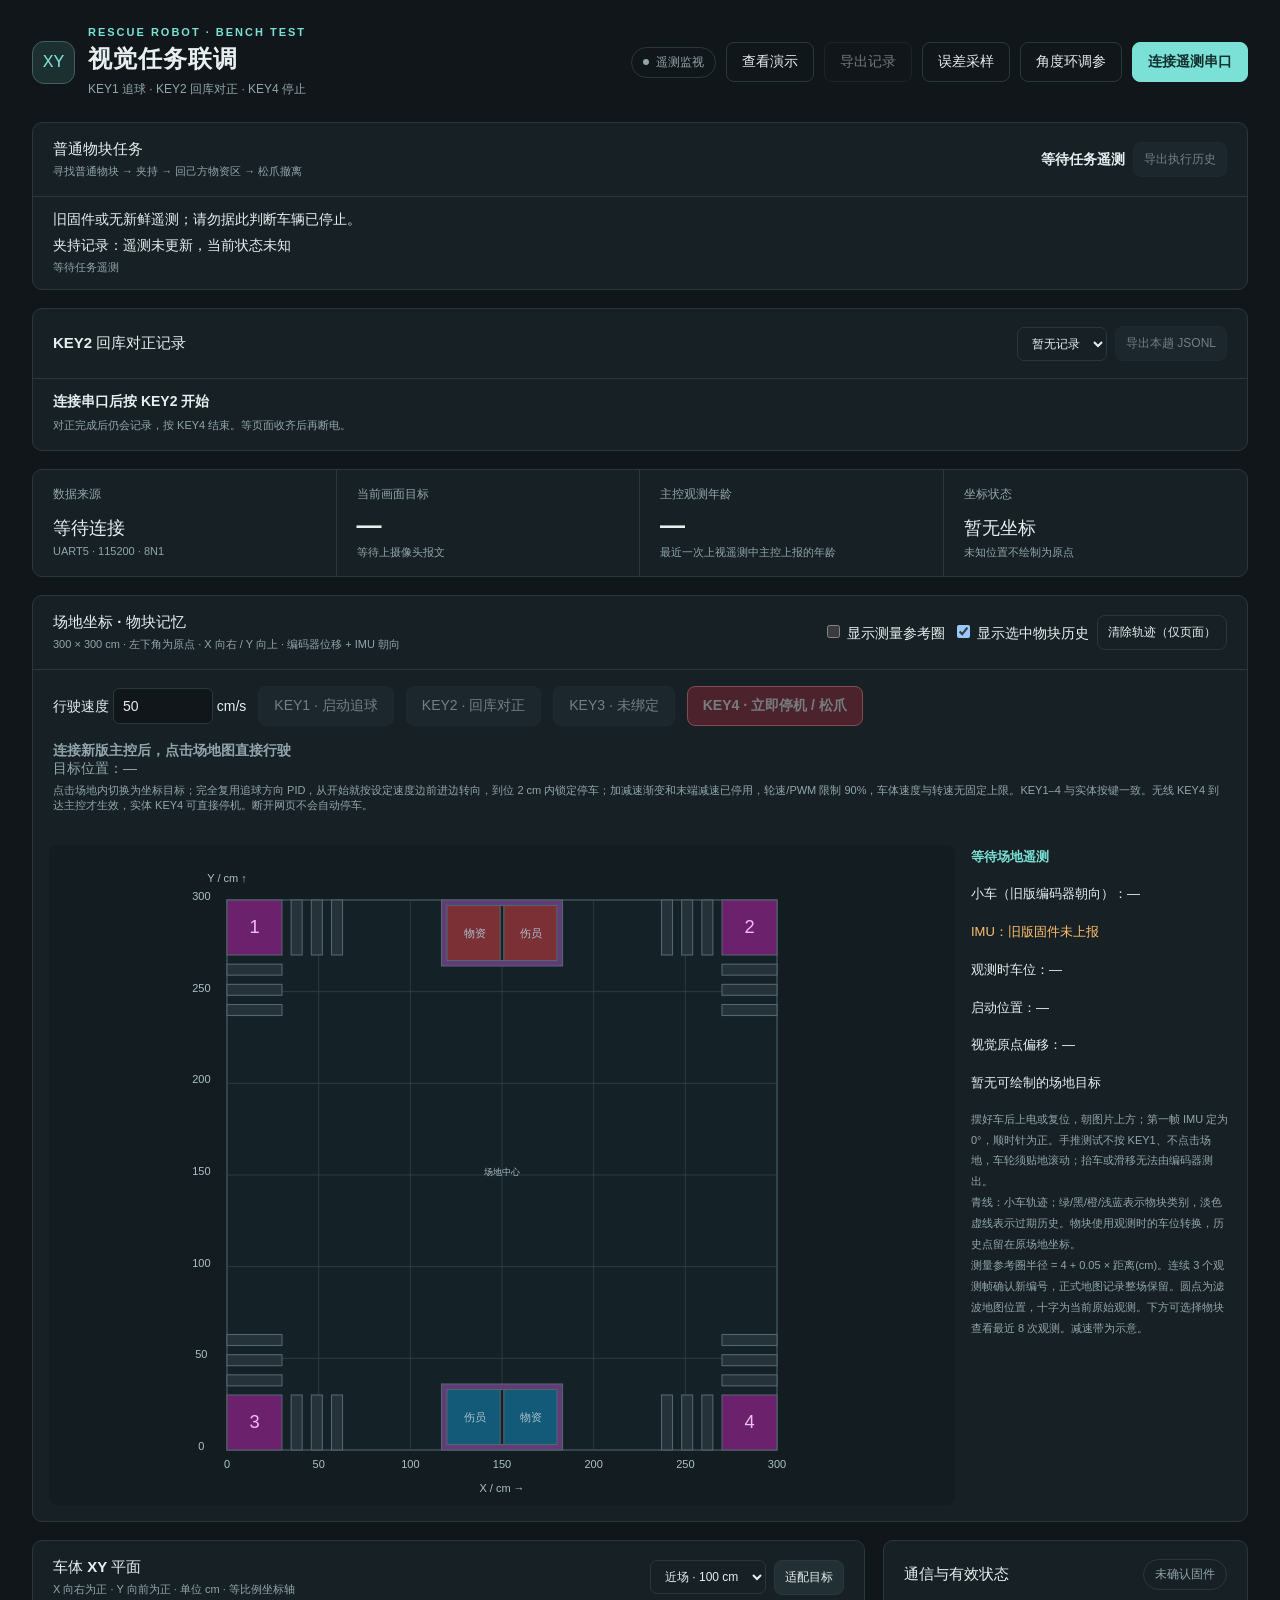
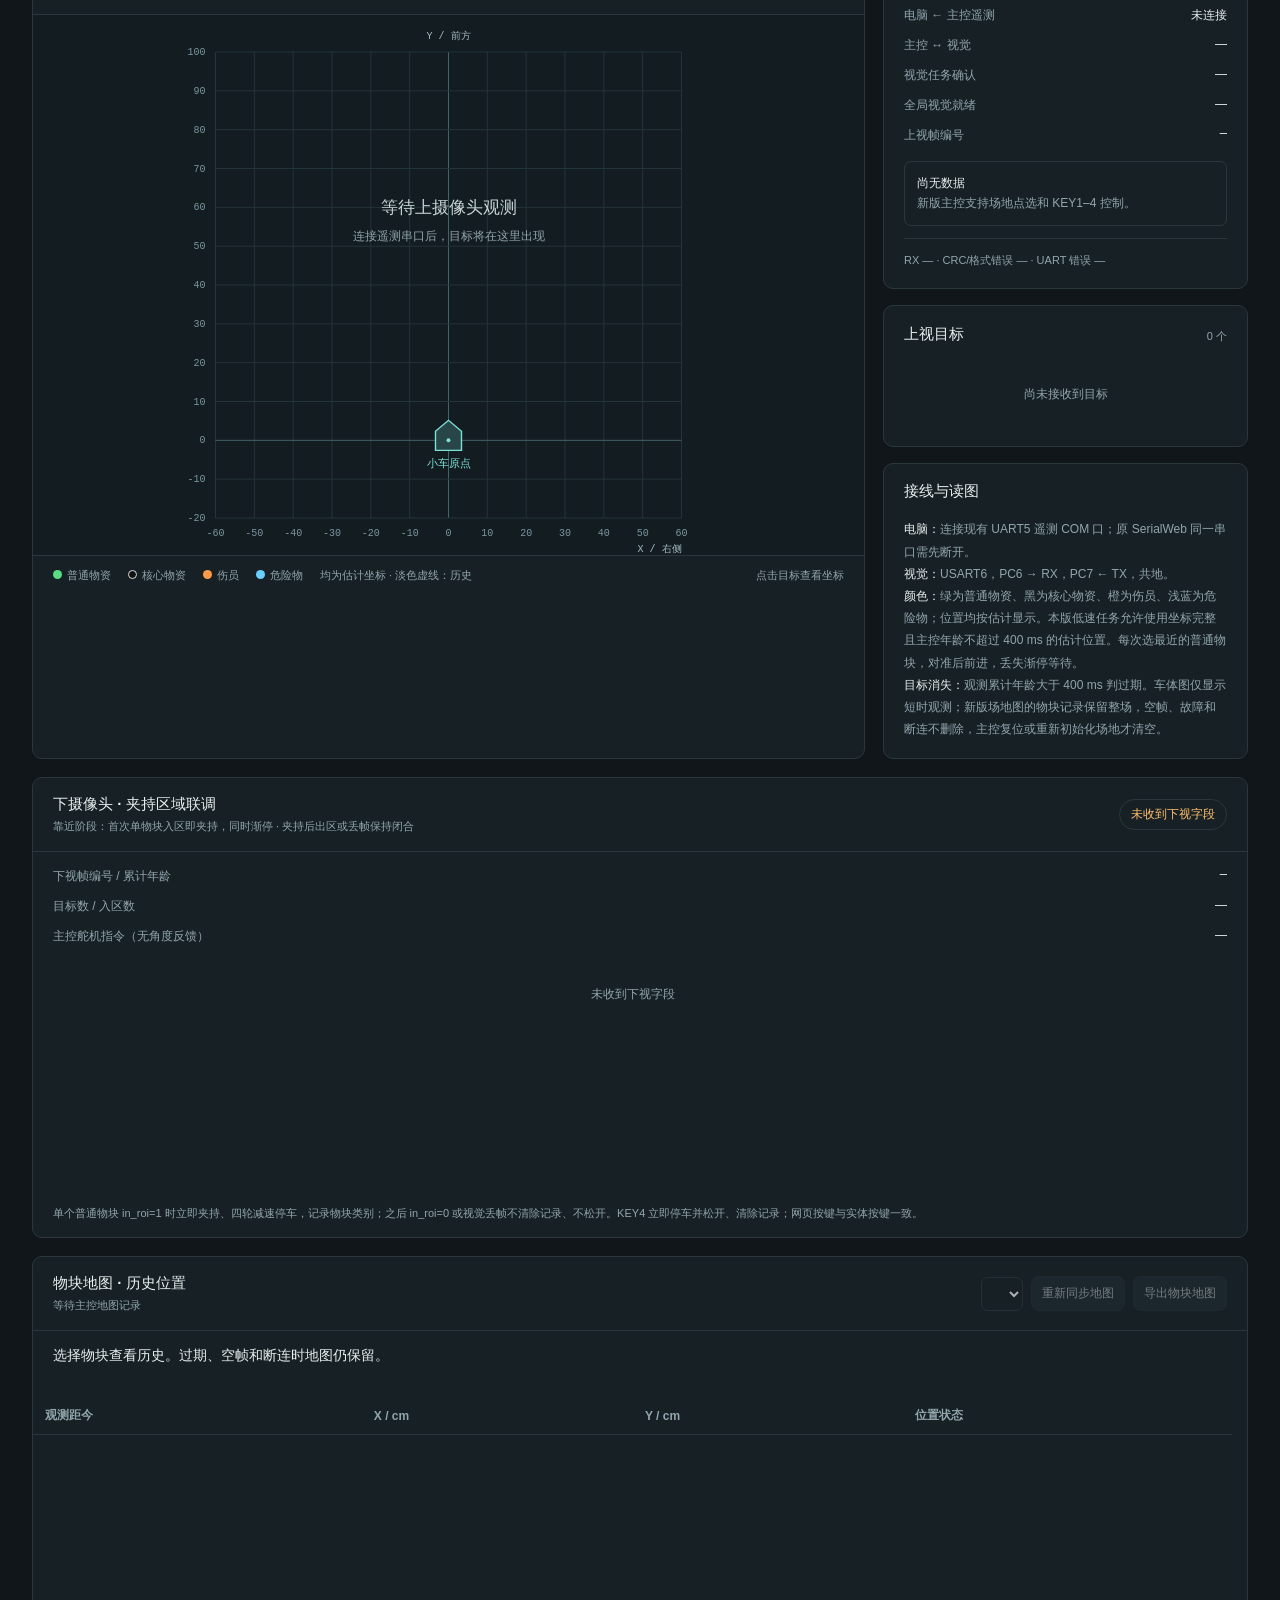
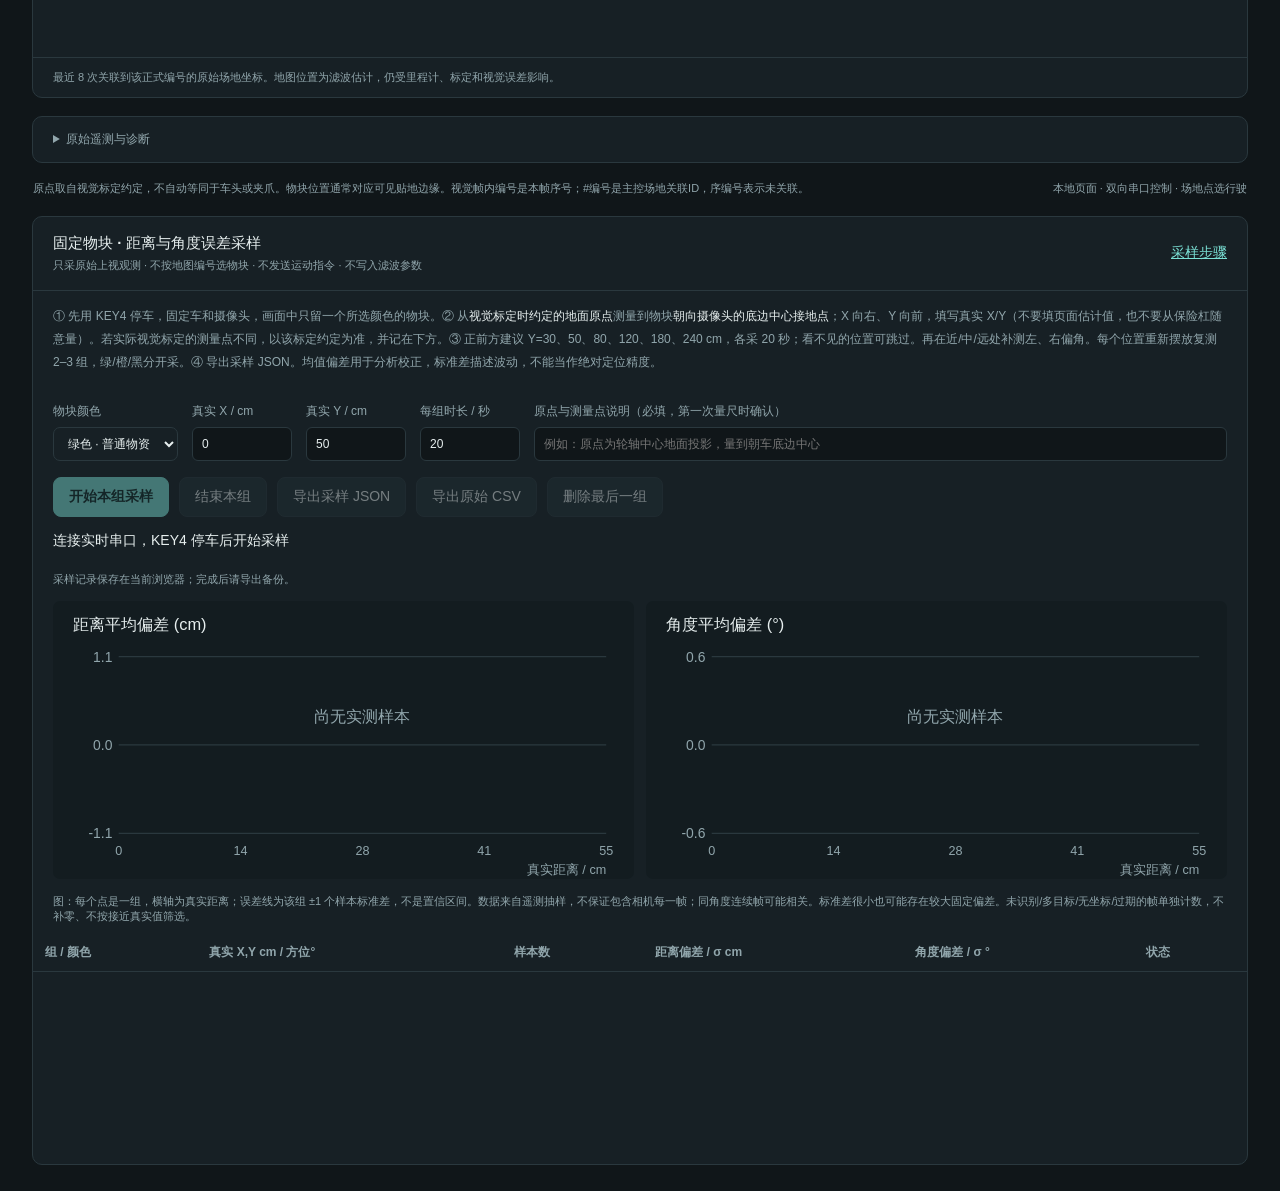
<file: tools/vision_xy.html>
<!doctype html>
<html lang="zh-CN">
<head>
<meta charset="utf-8"><meta name="viewport" content="width=device-width,initial-scale=1">
<title>场地定位 · 视觉任务联调</title>
<style>
:root{color-scheme:dark;--bg:#101619;--panel:#172025;--line:#2a383e;--ink:#e7efef;--muted:#91a6ac;--cyan:#7be1d6;--amber:#ffbf6c;--green:#9be3a9;--red:#ff8585;font-family:"Segoe UI","Microsoft YaHei",sans-serif}
*{box-sizing:border-box}body{margin:0;background:var(--bg);color:var(--ink);font-size:14px}button,select{font:inherit}button{border:1px solid var(--line);background:#223036;color:var(--ink);border-radius:8px;padding:10px 15px;cursor:pointer;transition:background .15s}button:hover{background:#30444c}button:focus-visible,select:focus-visible,summary:focus-visible{outline:2px solid var(--cyan);outline-offset:3px}button:disabled{opacity:.4;cursor:default}.primary{background:var(--cyan);color:#122d2b;border-color:var(--cyan);font-weight:650}.primary:hover{background:#a0eee5}.quiet{background:transparent}select{border:1px solid var(--line);border-radius:7px;padding:8px 10px;background:#172025;color:var(--ink)}
.app{max-width:1540px;margin:auto;padding:26px 32px}header{display:flex;justify-content:space-between;align-items:center;gap:20px;margin-bottom:24px}.eyebrow{letter-spacing:2px;font-size:11px;color:var(--cyan);font-weight:650}.brand{display:flex;align-items:center;gap:13px}.mark{width:43px;height:43px;border:1px solid #426061;border-radius:12px;display:grid;place-items:center;background:#1c3031;font-family:monospace;color:var(--cyan);font-size:18px}h1{font-size:24px;font-weight:600;margin:5px 0 0;letter-spacing:1px}.sub{color:var(--muted);font-size:12px;margin-top:6px}.actions{display:flex;gap:10px;align-items:center;flex-wrap:wrap}.badge{display:inline-flex;align-items:center;gap:7px;border:1px solid var(--line);border-radius:30px;padding:6px 11px;font-size:12px;color:var(--muted)}.dot{width:6px;height:6px;background:currentColor;border-radius:50%}.good{color:var(--green)}.warn{color:var(--amber)}.bad{color:var(--red)}
.notice{padding:12px 16px;border:1px solid #6e532f;background:#30271d;color:#f8d4a1;border-radius:8px;margin-bottom:16px;display:none}.notice.on{display:block}.notice.error{background:#342024;border-color:#76464b;color:#ffc2c6}.stats{display:grid;grid-template-columns:repeat(4,1fr);border:1px solid var(--line);border-radius:10px;background:var(--panel);margin-bottom:18px;overflow:hidden}.stat{padding:16px 20px;border-right:1px solid var(--line)}.stat:last-child{border:0}.label{color:var(--muted);font-size:12px}.value{font-size:25px;font-weight:550;margin-top:8px;font-variant-numeric:tabular-nums}.value.small{font-size:18px;margin-top:13px}.detail{color:var(--muted);font-size:11px;margin-top:5px}.layout{display:grid;grid-template-columns:minmax(480px,1fr) 365px;gap:18px}.panel{border:1px solid var(--line);border-radius:10px;background:var(--panel);overflow:hidden}.panel-head{padding:17px 20px;display:flex;justify-content:space-between;align-items:center;gap:12px;border-bottom:1px solid var(--line)}h2{font-size:15px;font-weight:550;margin:0}.mini{font-size:11px;color:var(--muted);margin-top:5px}.controls{display:flex;align-items:center;gap:8px}.controls button{padding:8px 10px;font-size:12px}.controls select{font-size:12px}.canvas-wrap{position:relative;background:#131c20;height:540px;min-height:320px}.canvas-wrap canvas{display:block;width:100%;height:100%;touch-action:manipulation}.empty-overlay{pointer-events:none;position:absolute;left:50%;top:38%;transform:translate(-50%,-50%);text-align:center;min-width:250px}.empty-overlay strong{display:block;font-weight:500;font-size:17px;color:#c6d4d6}.empty-overlay span{display:block;font-size:12px;color:var(--muted);margin-top:9px}.plot-footer{border-top:1px solid var(--line);padding:12px 20px;display:flex;justify-content:space-between;gap:10px;flex-wrap:wrap;font-size:11px;color:var(--muted)}.legend{display:flex;gap:17px;align-items:center}.legend i{display:inline-block;width:9px;height:9px;border-radius:50%;margin-right:5px}.legend .solid{background:var(--green)}.legend .hollow{border:1.5px solid var(--amber)}.sidebar{display:flex;flex-direction:column;gap:16px}.sidebar .panel{padding:18px 20px}.section-top{display:flex;align-items:center;justify-content:space-between;margin-bottom:17px}.connection-list{display:grid;gap:13px}.connection-row{display:flex;justify-content:space-between;gap:10px;font-size:12px}.connection-row span:first-child{color:var(--muted)}.mono{font-family:Consolas,monospace;font-variant-numeric:tabular-nums}.fault{margin-top:17px;padding:11px 12px;border:1px solid var(--line);border-radius:7px;color:var(--muted);font-size:12px;line-height:1.7;overflow-wrap:anywhere}.fault strong{display:block;color:var(--ink);font-weight:500}.target-list{display:flex;flex-direction:column;gap:8px;max-height:285px;overflow:auto}.target-row{width:100%;padding:12px;background:#1d292f;border:1px solid #2a3b42;border-radius:8px;text-align:left}.target-row.selected{border-color:var(--cyan);background:#20383b}.target-top{display:flex;justify-content:space-between;gap:8px;font-size:12px}.target-bottom{display:flex;justify-content:space-between;gap:8px;color:var(--muted);font-family:Consolas,monospace;font-size:13px;margin-top:9px}.target-state{font-size:10px}.no-target{padding:25px 0;color:var(--muted);font-size:12px;text-align:center}.instruction{font-size:12px;line-height:1.85;color:var(--muted);margin:0}.instruction b{font-weight:500;color:var(--ink)}.footnote{display:flex;justify-content:space-between;gap:20px;margin:16px 1px;font-size:11px;color:var(--muted);line-height:1.7}.raw{margin-top:18px}.raw summary{padding:14px 20px;cursor:pointer;font-size:12px;color:var(--muted)}pre{white-space:pre-wrap;overflow-wrap:anywhere;font:11px/1.7 Consolas,monospace;max-height:230px;overflow:auto;margin:0;padding:0 20px 18px;color:#a9c3ca}.metrics{margin-top:12px;padding-top:12px;border-top:1px solid var(--line);font-size:11px;color:var(--muted);line-height:1.8}.warn-note{color:var(--amber)}
@media(max-width:1050px){.app{padding:20px}.layout{grid-template-columns:minmax(400px,1fr) 305px}.panel-head{padding:15px}.sidebar .panel{padding:16px}.canvas-wrap{height:510px}.actions .badge{display:none}}
@media(max-width:790px){.layout{grid-template-columns:1fr}.sidebar{display:grid;grid-template-columns:1fr 1fr}.sidebar .help-panel{grid-column:1/-1}.canvas-wrap{height:440px}header{align-items:flex-start;flex-direction:column;gap:15px}.stats .stat{padding:12px}.value{font-size:22px}.sub{font-size:11px}.app{padding:16px}.footnote{display:block}}
@media(max-width:500px){.sidebar{display:flex}.stats{grid-template-columns:1fr 1fr}.stat:nth-child(2){border-right:0}.stat:nth-child(-n+2){border-bottom:1px solid var(--line)}.panel-head{align-items:flex-start;flex-direction:column}.canvas-wrap{height:400px}h1{font-size:21px}.actions{gap:7px}.actions button{padding:9px 11px}}
#lower-targets{height:240px;max-height:240px;overflow-y:auto;overflow-anchor:none;scrollbar-gutter:stable}
#lower-targets>.target-row{flex-shrink:0}
#field-layout{display:grid;grid-template-columns:minmax(300px,1fr) 260px;gap:16px;padding:16px}#field-svg{width:100%;max-height:660px;display:block;background:#131c20;border-radius:8px}#field-info{line-height:1.9;font-size:13px;font-variant-numeric:tabular-nums}#field-info strong{color:var(--cyan)}@media(max-width:790px){#field-layout{grid-template-columns:1fr}#field-svg{max-height:none}}
input[type=number]{font:inherit;background:#101619;color:var(--ink);border:1px solid var(--line);border-radius:6px;padding:9px;width:100px}.remote-controls{padding:16px 20px;display:flex;gap:12px;align-items:center;flex-wrap:wrap}.stop-key{background:#8e2838;border-color:#ff8585;font-weight:700}.remote-status{padding:0 20px 16px;color:var(--muted)}#field-svg{cursor:crosshair;touch-action:manipulation}button:disabled{opacity:.45;cursor:not-allowed}
#field-targets{max-height:150px;overflow:auto}#field-layout .controls{flex-wrap:wrap}.map-history-wrap{height:260px;overflow:auto;overflow-anchor:none;scrollbar-gutter:stable}.map-table{width:100%;border-collapse:collapse;font-variant-numeric:tabular-nums}.map-table th,.map-table td{padding:10px 12px;text-align:left;border-bottom:1px solid var(--line);font-size:12px}.map-table th{position:sticky;top:0;background:var(--panel);color:var(--muted)}#map-detail{padding:12px 20px;min-height:66px;line-height:1.8}.panel-head .controls{flex-wrap:wrap}#map-select{max-width:100%}
.sample-fields{display:flex;align-items:end;flex-wrap:wrap;gap:14px;padding:16px 20px}.sample-fields label{display:grid;gap:7px;color:var(--muted);font-size:12px}.sample-fields input[type=text]{font:inherit;color:var(--ink);background:var(--bg);border:1px solid var(--line);border-radius:6px;padding:9px;width:280px;max-width:100%}.sample-fields label.reference{flex:1;min-width:200px}.sample-fields label.reference input{width:100%}.sample-actions{padding:0 20px 12px;display:flex;gap:10px;flex-wrap:wrap}#sample-progress,#sample-storage{padding:0 20px 12px;line-height:1.7;overflow-wrap:anywhere}.sample-plots{display:grid;grid-template-columns:1fr 1fr;padding:0 20px;gap:12px}.sample-plots svg{width:100%;background:#131c20;border-radius:7px}.sample-table-wrap{height:230px;overflow:auto;overflow-anchor:none}.sample-table-wrap th{white-space:nowrap}#sample-guide{padding:14px 20px;line-height:1.9}#sample-panel{margin-top:18px}@media(max-width:790px){.sample-plots{grid-template-columns:1fr}.sample-fields{gap:12px}}
[hidden]{display:none!important}.steer-grid{display:grid;grid-template-columns:repeat(4,minmax(0,1fr));gap:12px;padding:18px}.steer-card{padding:15px;border:1px solid var(--line);border-radius:8px;background:#131c20}.steer-card strong{display:block;font:25px Consolas,monospace;margin-top:10px}.steer-fields{display:flex;flex-wrap:wrap;gap:16px;align-items:end;padding:0 18px 18px}.steer-fields label{display:grid;gap:6px;color:var(--muted);font-size:12px}.steer-chart{width:100%;height:auto;display:block;background:#131c20;border:1px solid var(--line);border-radius:8px}.steer-charts{display:grid;gap:12px;padding:0 18px 18px}.steer-terms{display:flex;gap:20px;flex-wrap:wrap;padding:0 18px 18px;font:13px Consolas,monospace}.steer-meta{padding:14px 18px;line-height:1.9;color:var(--muted);font-size:12px}.steer-mode{padding:14px 18px;border-bottom:1px solid var(--line);display:flex;gap:12px;flex-wrap:wrap;align-items:center}@media(max-width:650px){.steer-grid{grid-template-columns:repeat(2,minmax(0,1fr))}.steer-fields input{width:90px}.steer-card strong{font-size:21px}.actions{flex-wrap:wrap}}
.key2-panel{margin-bottom:18px}.key2-content{padding:14px 20px}.key2-content strong{font-variant-numeric:tabular-nums}.key2-content .mini{line-height:1.8;overflow-wrap:anywhere}.key2-replay{display:grid;grid-template-columns:minmax(210px,360px) 1fr;gap:16px;margin-top:12px}.key2-replay svg{display:block;width:100%;max-height:280px;background:#131c20;border-radius:8px}.key2-replay ol{margin:0;padding-left:23px;max-height:280px;overflow:auto;font-size:12px;line-height:1.8}.key2-replay li{margin-bottom:5px}.key2-legend{display:flex;flex-wrap:wrap;gap:10px}.key2-odom{color:#ffbf6c}.key2-corrected{color:#7be1d6}@media(max-width:790px){.key2-replay{grid-template-columns:1fr}}
</style>
</head>
<body>
<main class="app">
<header><div class="brand"><div class="mark">XY</div><div><div class="eyebrow">RESCUE ROBOT · BENCH TEST</div><h1>视觉任务联调</h1><div class="sub">KEY1 追球 · KEY2 回库对正 · KEY4 停止</div></div></div><div class="actions"><span id="mode-badge" class="badge"><i class="dot"></i><span>遥测监视</span></span><button id="demo" class="quiet">查看演示</button><button id="export" class="quiet" disabled>导出记录</button><button id="sample-open" class="quiet">误差采样</button><button id="steer-open" class="quiet">角度环调参</button><button id="connect" class="primary">连接遥测串口</button></div></header>
<div id="notice" class="notice" role="status" aria-live="polite"></div>
<section id="steer-panel" class="panel" hidden aria-label="角度环调参">
<div class="panel-head"><div><h2>角度环调参</h2><div class="mini">追球 / 点选共用一套 PID · 目标值为 0° · ±1° 角度死区</div></div><button id="steer-back" class="quiet">返回场地图</button></div>
<div class="steer-mode"><strong id="steer-source">等待调参遥测</strong><span id="steer-age" class="mini">—</span><button id="steer-key1" disabled>KEY1 · 启动追球</button><button id="steer-key4" class="stop-key" disabled>KEY4 · 立即停 / 松爪</button></div>
<div class="steer-grid"><div class="steer-card"><span class="label">PID 目标值 / °</span><strong id="steer-target">—</strong></div><div class="steer-card"><span class="label">PID 实际值 / °</span><strong id="steer-current">—</strong></div><div class="steer-card"><span class="label">差值：目标 − 实际 / °</span><strong id="steer-error">—</strong></div><div class="steer-card"><span class="label">转向指令 / °/s</span><strong id="steer-output">—</strong></div></div>
<div class="steer-fields"><label>P<input id="steer-kp" type="number" min="0" step="0.0001" value="1.35"></label><label>I<input id="steer-ki" type="number" min="0" step="0.0001" value="0.1"></label><label>D<input id="steer-kd" type="number" min="0" step="0.0001" value="0"></label><button id="steer-apply" class="primary" disabled>应用 P / I / D</button><button id="steer-read" disabled>读取主控参数</button><button id="steer-clear" class="quiet">清除曲线</button></div>
<div id="steer-status" class="steer-meta" role="status">连接串口后打开本页，即可读取并调整角度环。</div><div id="steer-gains" class="steer-meta">主控当前参数：—</div>
<div class="steer-terms"><span id="steer-p-term">P 项：—</span><span id="steer-i-term">I 项：—</span><span id="steer-d-term">D 项：—</span></div>
<div class="steer-charts"><svg id="steer-angle-chart" class="steer-chart" viewBox="0 0 900 240" aria-label="角度目标实际和差值曲线" role="img"></svg><svg id="steer-output-chart" class="steer-chart" viewBox="0 0 900 200" aria-label="转向输出曲线" role="img"></svg></div>
<div class="steer-meta">白线：目标；青线：实际；橙线：差值；紫线：转向指令。显示最近 20 秒遥测抽样。PID 实际值 = −目标相对方位角：目标在右侧 +10° 时实际值为 −10°，误差为 +10°，输出顺时针修正；这不是 IMU 场地朝向。<br>应用参数立即生效并清除旧积分和差分历史，不启动车辆。停车、KEY1 和更换目标保留参数，断电复位恢复代码默认值。I/D 沿用每个新帧计算的原公式，视觉帧和点选位姿的更新频率可能不同。<br>仅本页发送额外调参遥测；返回场地图后关闭。断开页面不会自动停车。</div>
</section>
<div id="monitor-view">
<section class="panel" style="margin-bottom:18px"><div class="panel-head"><div><h2>普通物块任务</h2><div class="mini">寻找普通物块 → 夹持 → 回己方物资区 → 松爪撤离</div></div><div class="controls"><strong id="task-state">等待任务遥测</strong><button id="task-export" disabled>导出执行历史</button></div></div><div style="padding:14px 20px"><div id="task-reason">—</div><div id="held-object" style="margin-top:8px">夹持记录：等待遥测</div><div id="task-counts" class="mini">夹持看夹爪区 · 回库松爪看 RV3 入仓</div></div></section>
<section class="panel key2-panel" aria-label="KEY2 回库对正记录">
<div class="panel-head"><h2>KEY2 回库对正记录</h2><div class="controls"><select id="key2-run" aria-label="选择回库记录"><option value="">暂无记录</option></select><button id="key2-export" disabled>导出本趟 JSONL</button></div></div>
<div class="key2-content"><strong id="key2-state" role="status">连接串口后按 KEY2 开始</strong><div id="key2-detail" class="mini">对正完成后仍会记录，按 KEY4 结束。等页面收齐后再断电。</div><div id="key2-storage" class="mini" hidden></div>
<div id="key2-replay" class="key2-replay" hidden><div><svg id="key2-trails" viewBox="0 0 350 280" role="img" aria-label="纯里程推算和视觉修位后轨迹"></svg><div class="mini key2-legend"><span class="key2-odom">橙线 · 纯里程推算</span><span class="key2-corrected">青线 · 视觉修位后</span></div></div><ol id="key2-steps" aria-label="回库阶段及耗时"></ol></div></div>
</section>
<section class="stats" aria-label="接收概况">
<div class="stat"><div class="label">数据来源</div><div id="source-value" class="value small">等待连接</div><div id="source-detail" class="detail">UART5 · 115200 · 8N1</div></div>
<div class="stat"><div class="label" id="count-label">当前画面目标</div><div id="count-value" class="value">—</div><div id="count-detail" class="detail">等待上摄像头报文</div></div>
<div class="stat"><div class="label">主控观测年龄</div><div id="age-value" class="value">—</div><div class="detail">最近一次上视遥测中主控上报的年龄</div></div>
<div class="stat"><div class="label">坐标状态</div><div id="valid-value" class="value small">暂无坐标</div><div id="valid-detail" class="detail">未知位置不绘制为原点</div></div>
</section>
<section class="panel" style="margin-bottom:18px"><div class="panel-head"><div><h2>场地坐标 · 物块记忆</h2><div class="mini">300 × 300 cm · 左下角为原点 · X 向右 / Y 向上 · 编码器位移 + IMU 朝向</div></div><div class="controls"><label><input type="checkbox" id="field-circles"> 显示测量参考圈</label><label><input type="checkbox" id="field-history" checked> 显示选中物块历史</label><button id="field-clear" class="quiet">清除轨迹（仅页面）</button></div></div>
<div class="remote-controls"><label>行驶速度 <input id="goto-speed" type="number" min="0.1" step="0.1" value="50"> cm/s</label><button id="remote-key1" disabled>KEY1 · 启动追球</button><button id="remote-key2" disabled>KEY2 · 回库对正</button><button id="remote-key3" disabled>KEY3 · 未绑定</button><button id="remote-key4" class="stop-key" disabled>KEY4 · 立即停机 / 松爪</button></div><div class="remote-status"><strong id="control-status">连接新版主控后，点击场地图直接行驶</strong><div id="nav-target">目标位置：—</div><div class="mini">点击场地内切换为坐标目标；完全复用追球方向 PID，从开始就按设定速度边前进边转向，到位 2 cm 内锁定停车；加减速渐变和末端减速已停用，轮速/PWM 限制 90%，车体速度与转速无固定上限。KEY1–4 与实体按键一致。无线 KEY4 到达主控才生效，实体 KEY4 可直接停机。断开网页不会自动停车。</div></div>
<div id="field-layout"><svg id="field-svg" viewBox="0 0 360 360" role="img" aria-label="场地、小车轨迹与时间对齐后的物块坐标"><g id="field-drawing" pointer-events="none"></g><rect id="field-hit" x="30" y="30" width="300" height="300" fill="transparent" pointer-events="all"/></svg><div id="field-info"><strong id="field-state">等待场地遥测 V4–V8</strong><p id="field-pose">小车：—</p><p id="field-imu">IMU：等待数据</p><p id="field-observed">观测时车位：—</p><p id="field-origin">起点由固件提供</p><p id="field-extrinsic">视觉原点偏移：—</p><p id="field-targets">物块：—</p><div class="mini">摆好车后上电或复位，朝图片上方；第一帧 IMU 定为 0°，顺时针为正。手推测试不按 KEY1、不点击场地，车轮须贴地滚动；抬车或滑移无法由编码器测出。<br>青线：小车轨迹；绿/黑/橙/浅蓝表示物块类别，淡色虚线表示过期历史。物块使用观测时的车位转换，历史点留在原场地坐标。<br>测量参考圈半径 = 4 + 0.05 × 距离(cm)。连续 3 个观测帧确认新编号，正式地图记录整场保留。圆点为滤波地图位置，十字为当前原始观测。下方可选择物块查看最近 8 次观测。减速带为示意。</div></div></div></section>
<div class="layout">
<section class="panel"><div class="panel-head"><div><h2>车体 XY 平面</h2><div class="mini">X 向右为正 · Y 向前为正 · 单位 cm · 等比例坐标轴</div></div><div class="controls"><select id="range" aria-label="坐标显示范围"><option value="100">近场 · 100 cm</option><option value="200">中场 · 200 cm</option><option value="400">远场 · 400 cm</option></select><button id="fit">适配目标</button></div></div>
<div class="canvas-wrap"><canvas id="plot" aria-label="以小车标定原点为零点的目标位置图"></canvas><div id="empty" class="empty-overlay"><strong>等待上摄像头观测</strong><span>连接遥测串口后，目标将在这里出现</span></div></div>
<div class="plot-footer"><div class="legend"><span><i style="background:#59dc82"></i>普通物资</span><span><i style="background:#111;border:1px solid #ddd"></i>核心物资</span><span><i style="background:#ff9b47"></i>伤员</span><span><i style="background:#69cfff"></i>危险物</span><span>均为估计坐标 · 淡色虚线：历史</span></div><span id="plot-hint">点击目标查看坐标</span></div></section>
<aside class="sidebar">
<section class="panel"><div class="section-top"><h2>通信与有效状态</h2><span id="test-lock" class="badge">未确认固件</span></div><div class="connection-list">
<div class="connection-row"><span>电脑 ← 主控遥测</span><span id="pc-status">未连接</span></div>
<div class="connection-row"><span>主控 ↔ 视觉</span><span id="vision-status">—</span></div>
<div class="connection-row"><span>视觉任务确认</span><span id="ack-status">—</span></div>
<div class="connection-row"><span>全局视觉就绪</span><span id="ready-status">—</span></div>
<div class="connection-row"><span>上视帧编号</span><span id="frame-status" class="mono">—</span></div></div>
<div class="fault"><strong id="fault-title">尚无数据</strong><span id="fault-detail">新版主控支持场地点选和 KEY1–4 控制。</span></div><div id="metrics" class="metrics">RX — · CRC/格式错误 — · UART 错误 —</div></section>
<section class="panel"><div class="section-top"><h2>上视目标</h2><span id="list-count" class="mini">0 个</span></div><div id="targets" class="target-list"><div class="no-target">尚未接收到目标</div></div></section>
<section class="panel help-panel"><div class="section-top"><h2>接线与读图</h2></div><p class="instruction"><b>电脑：</b>连接现有 UART5 遥测 COM 口；原 SerialWeb 同一串口需先断开。<br><b>视觉：</b>USART6，PC6 → RX，PC7 ← TX，共地。<br><b>颜色：</b>绿为普通物资、黑为核心物资、橙为伤员、浅蓝为危险物；位置均按估计显示。本版低速任务允许使用坐标完整且主控年龄不超过 400 ms 的估计位置。每次选最近的普通物块，对准后前进，丢失渐停等待。<br><b>目标消失：</b>观测累计年龄大于 400 ms 判过期。车体图仅显示短时观测；新版场地图的物块记录保留整场，空帧、故障和断连不删除，主控复位或重新初始化场地才清空。</p></section>
</aside></div>
<section class="panel" style="margin-top:18px" aria-label="下视夹持联调"><div class="panel-head"><div><h2>下摄像头 · 夹持区域联调</h2><div class="mini">靠近阶段：首次单物块入区即夹持，同时渐停 · 夹持后出区或丢帧保持闭合</div></div><span id="lower-state" class="badge">等待下视遥测</span></div>
<div style="padding:16px 20px"><div class="connection-list" style="margin-bottom:16px">
<div class="connection-row"><span>下视帧编号 / 累计年龄</span><span id="lower-frame" class="mono">—</span></div>
<div class="connection-row"><span>目标数 / 入区数</span><span id="lower-count">—</span></div>
<div class="connection-row"><span>主控舵机指令（无角度反馈）</span><span id="grip-angle">—</span></div></div>
<div id="lower-targets" class="target-list"><div class="no-target">等待下摄像头观测</div></div>
<div class="mini">单个普通物块 in_roi=1 时立即夹持、四轮减速停车，记录物块类别；之后 in_roi=0 或视觉丢帧不清除记录、不松开。KEY4 立即停车并松开、清除记录；网页按键与实体按键一致。</div></div></section>
<section class="panel" style="margin-top:18px" aria-label="物块地图历史"><div class="panel-head"><div><h2>物块地图 · 历史位置</h2><div id="map-sync" class="mini">等待主控地图记录</div></div><div class="controls"><select id="map-select" aria-label="选择物块查看历史" disabled></select><button id="history-refresh" hidden disabled>刷新历史</button><button id="map-sync-button" disabled>重新同步地图</button><button id="map-export" disabled>导出物块地图</button></div></div>
<div id="map-detail">记录保存在主控，刷新页面后分批重新同步。</div><div class="map-history-wrap"><table class="map-table"><thead><tr><th>观测距今</th><th>X / cm</th><th>Y / cm</th><th>位置状态</th></tr></thead><tbody id="map-history-body"></tbody></table></div>
<div class="plot-footer">最近 8 次关联到该正式编号的原始场地坐标。地图位置为滤波估计，仍受里程计、标定和视觉误差影响。</div></section>
<details class="panel raw"><summary>原始遥测与诊断</summary><pre id="raw">等待 UART5 遥测……</pre></details>
<div class="footnote"><span>原点取自视觉标定约定，不自动等同于车头或夹爪。物块位置通常对应可见贴地边缘。视觉帧内编号是本帧序号；#编号是主控场地关联ID，序编号表示未关联。</span><span id="footer">本地页面 · 双向串口控制 · 场地点选行驶</span></div>
<section id="sample-panel" class="panel" aria-label="固定物块误差采样">
<div class="panel-head"><div><h2>固定物块 · 距离与角度误差采样</h2><div class="mini">只采原始上视观测 · 不按地图编号选物块 · 不发送运动指令 · 不写入滤波参数</div></div><a href="#sample-guide" style="color:var(--cyan)">采样步骤</a></div>
<div id="sample-guide" class="instruction">① 先用 KEY4 停车，固定车和摄像头，画面中只留一个所选颜色的物块。② 从<b>视觉标定时约定的地面原点</b>测量到物块<b>朝向摄像头的底边中心接地点</b>；X 向右、Y 向前，填写真实 X/Y（不要填页面估计值，也不要从保险杠随意量）。若实际视觉标定的测量点不同，以该标定约定为准，并记在下方。③ 正前方建议 Y=30、50、80、120、180、240 cm，各采 20 秒；看不见的位置可跳过。再在近/中/远处补测左、右偏角。每个位置重新摆放复测 2–3 组，绿/橙/黑分开采。④ 导出采样 JSON。均值偏差用于分析校正，标准差描述波动，不能当作绝对定位精度。</div>
<div class="sample-fields">
<label>物块颜色<select id="sample-kind"><option value="1">绿色 · 普通物资</option><option value="3">橙色 · 伤员</option><option value="2">黑色 · 核心物资</option></select></label>
<label>真实 X / cm<input id="sample-x" type="number" step="0.1" value="0"></label>
<label>真实 Y / cm<input id="sample-y" type="number" step="0.1" value="50"></label>
<label>每组时长 / 秒<input id="sample-seconds" type="number" min="5" max="120" value="20"></label>
<label class="reference">原点与测量点说明（必填，第一次量尺时确认）<input id="sample-reference" type="text" maxlength="200" placeholder="例如：原点为轮轴中心地面投影，量到朝车底边中心"></label>
</div>
<div class="sample-actions"><button id="sample-start" class="primary" disabled>开始本组采样</button><button id="sample-stop" disabled>结束本组</button><button id="sample-export" disabled>导出采样 JSON</button><button id="sample-csv" disabled>导出原始 CSV</button><button id="sample-undo" disabled>删除最后一组</button></div>
<div id="sample-progress" role="status" aria-live="polite">连接实时串口并停车后开始。先等待 1 秒稳定，再按新帧采样。</div><div id="sample-storage" class="mini">采样记录保存在当前浏览器；完成后请导出备份。</div>
<div class="sample-plots"><svg id="sample-range-plot" viewBox="0 0 460 220" role="img" aria-label="距离偏差随真实距离变化"></svg><svg id="sample-angle-plot" viewBox="0 0 460 220" role="img" aria-label="角度偏差随真实距离变化"></svg></div>
<div class="mini" style="padding:10px 20px">图：每个点是一组，横轴为真实距离；误差线为该组 ±1 个样本标准差，不是置信区间。数据来自遥测抽样，不保证包含相机每一帧；同角度连续帧可能相关。标准差很小也可能存在较大固定偏差。未识别/多目标/无坐标/过期的帧单独计数，不补零、不按接近真实值筛选。</div>
<div class="sample-table-wrap"><table class="map-table"><thead><tr><th>组 / 颜色</th><th>真实 X,Y cm / 方位°</th><th>样本数</th><th>距离偏差 / σ cm</th><th>角度偏差 / σ °</th><th>状态</th></tr></thead><tbody id="sample-results"></tbody></table></div>
</section>
</div>
</main>
<script>
/* Pure protocol helpers are shared with the offline tests. */
const VisionXY = (() => {
  const kinds=['未知','普通物资','核心物资','伤员','危险物','红方伤员区','红方物资区','蓝方伤员区','蓝方物资区'];
  const taskNames={0:'等待启动',1:'任务初始化',10:'寻找普通物块',20:'旧版对准步骤',30:'边走边对准',40:'停车夹持',50:'坐标行驶',51:'坐标已到达',60:'夹持后倒退 10 cm',61:'原地转正',62:'横移对齐物资区中心线',63:'前进并横移校准',64:'停车松爪',65:'后退 50 cm',66:'回库完成',67:'顶靠中断 / 保持夹持',68:'后轮顶靠挡边',69:'停车取样校正 X',70:'距挡边预计 10 cm · 已停车',71:'掉头朝向场心',72:'行驶到场地中心',73:'旋转扫描普通物块',74:'扫描一圈无目标 · 已停车',90:'任务失败 / 已停车',99:'夹持动作完成 / 已停车'};
  const nextTask={
    1:[10],10:[30,40],20:[30],30:[40],40:[60,99],50:[51],
    60:[61],61:[62],62:[63],63:[68,70],64:[65],65:[69],68:[64],
    69:[66,71],71:[72],72:[73],73:[30]
  };
  taskNames[80]='KEY2 · 物资区进场对正';
  const targetStyle = kind => {const fill=['#aab8bd','#59dc82','#111111','#ff9b47','#69cfff','#f46b78','#f46b78','#69aaff','#69aaff'][kind]||'#aab8bd';return {fill,stroke:kind===2?'#dce5e8':fill,text:kind===2?'#dce5e8':fill};};
  const targetLabel = o => o.track_id?'#'+o.track_id:'序'+o.id;
  const targetKey = o => o.track_id?'T'+o.track_id:'F'+o.id;
  const flag = n => n===0 || n===1;
  const uint = n => Number.isInteger(n) && n>=0 && n<=4294967295;
  function crc16(text) {
    let crc=65535;
    for(const ch of text){const c=ch.charCodeAt(0);if(c>127)throw Error('遥测包含乱码');crc^=c<<8;for(let i=0;i<8;i++)crc=((crc&32768)?(crc<<1)^0x1021:crc<<1)&65535;}
    return crc;
  }
  const binaryFormat='uart5-bin-v1', binaryPayloadLimit=448, binaryEncodedLimit=462;
  const packetNames=['','LIVE','EVENT','TRACK','HISTORY','INFO','STATS','STEER','ACK','CONTROL','ERROR','MAP_SYNC','KEY2_META','KEY2_CHUNK'];
  const visionFaults=['rv3_observation','waiting_rv3','invalid_packet','uart_error','vision_timeout','upper_unavailable'];
  const errorNames=['','TASK_CONTROL','CONTROL_CRC','CONTROL_FORMAT','RX_LOST','LINE','HIST_UNAVAILABLE'];
  function binaryError(message,code='format'){return Object.assign(new Error(message),{code});}
  function requireWire(condition,message){if(!condition)throw binaryError(message);}
  function crcBytes(bytes){
    let crc=65535;
    for(const byte of bytes){
      crc^=byte<<8;
      for(let bit=0;bit<8;bit++)crc=((crc&0x8000)?(crc<<1)^0x1021:crc<<1)&0xffff;
    }
    return crc;
  }
  function unstuff(encoded){
    const body=new Uint8Array(encoded.length);
    let written=0,offset=0;
    while(offset<encoded.length){
      const code=encoded[offset++];
      requireWire(code>0&&offset+code-1<=encoded.length,'COBS 帧不完整');
      for(let i=1;i<code;i++){
        const byte=encoded[offset++];
        requireWire(byte!==0,'COBS 帧内含分隔符');
        body[written++]=byte;
      }
      if(code!==255&&offset<encoded.length)body[written++]=0;
    }
    return body.subarray(0,written);
  }
  class WireFields {
    constructor(bytes){this.view=new DataView(bytes.buffer,bytes.byteOffset,bytes.byteLength);this.offset=0;}
    take(length){const i=this.offset;requireWire(i+length<=this.view.byteLength,'遥测字段不完整');this.offset+=length;return i;}
    u8(){return this.view.getUint8(this.take(1));}
    u16(){return this.view.getUint16(this.take(2),true);}
    i16(){return this.view.getInt16(this.take(2),true);}
    u32(){return this.view.getUint32(this.take(4),true);}
    i32(){return this.view.getInt32(this.take(4),true);}
    bytes(length){const offset=this.take(length);return new Uint8Array(this.view.buffer,this.view.byteOffset+offset,length);}
    f32(){
      const value=this.view.getFloat32(this.take(4),true);
      requireWire(Number.isFinite(value),'无效浮点值');return value;
    }
    pose(){return {x:this.i32()/10,y:this.i32()/10,yaw:this.i32()/100};}
    finish(){requireWire(this.offset===this.view.byteLength,'遥测类型长度不匹配');}
  }
  function readMission(r){
    const step=r.u8(),reason=r.u8();
    requireWire(Object.hasOwn(taskNames,step)&&reason<=24,'无效任务状态');
    return {step,reason};
  }
  function readObservation(r,upper){
    const frame=r.u32(),sampleAge=r.u32(),status=r.u8(),bits=r.u8(),count=r.u8();
    const fresh=bits&1,available=(bits>>1)&1,aligned=!!(bits&4);
    requireWire(status<=4&&!(bits&~(upper?7:3))&&count<=12&&(!count||status===0),'无效视觉观测头');
    const observed=aligned?r.pose():null,objects=[],points=[],tracks=new Set();
    for(let i=0;i<count;i++){
      const id=i+1,kind=r.u8(),mask=r.u8();
      requireWire(kind>=1&&kind<=8&&!(mask&~(upper?31:7)),'无效视觉目标');
      if(!upper){
        const target={id,kind,in_roi:mask&1};
        requireWire(!(mask&4)||(mask&2),'入仓状态缺少相应区域');
        if(mask&2){
          target.zone_kind=r.u8();target.object_inside=(mask>>2)&1;
          requireWire(target.zone_kind>=5&&target.zone_kind<=8,'无效入仓区域');
        }
        objects.push(target);
        continue;
      }
      const d_mm=mask&1?r.u16():-1,angle_present=(mask>>1)&1,angle=angle_present?r.i16()/100:0;
      const position_present=!!(mask&4),valid=(mask>>3)&1;
      const raw_x_mm=position_present?r.i32():null,raw_y_mm=position_present?r.i32():null;
      requireWire(Math.abs(angle)<=180&&(!position_present||(Math.abs(raw_x_mm)<=65535&&Math.abs(raw_y_mm)<=65535)),'无效视觉坐标或角度');
      const xy_derived=!position_present&&d_mm>=0&&!!angle_present,rad=angle*Math.PI/180;
      const x_cm=position_present?raw_x_mm/10:xy_derived?Math.round(d_mm*Math.sin(rad))/10:null;
      const y_cm=position_present?raw_y_mm/10:xy_derived?Math.round(d_mm*Math.cos(rad))/10:null;
      let point=null,track_id=0;
      if(mask&16){
        const x=r.i32()/10,y=r.i32()/10;track_id=r.u32();const radius=r.u16()/10;
        requireWire(aligned&&(!track_id||!tracks.has(track_id)),'场地点缺少对齐依据或编号重复');
        if(track_id)tracks.add(track_id);
        point={id,kind,x,y,track_id,radius};
      }
      objects.push({id,kind,d_mm,angle,angle_present,valid,position_present,xy_derived,raw_x_mm,raw_y_mm,x_cm,y_cm,track_id});
      points.push(point);
    }
    const data={frame,age_ms:sampleAge===0xffffffff?null:sampleAge,status,fresh,available,objects};
    return upper?{...data,count,aligned,observed,points}:data;
  }
  function readLive(r,tick){
    const mission=readMission(r);mission.held_kind=r.u8();const roi=r.u8(),grip=r.i16(),flags=r.u8();
    mission.inside=roi&15;mission.outside=roi>>4;
    const robot=r.pose(),imuAge=r.u32(),rawYaw=r.u16(),imuReady=!!(flags&2),headingValid=!!(flags&4);
    requireWire(mission.held_kind<=9&&(flags>>5)<visionFaults.length&&rawYaw<=36000&&
      (imuReady||(!rawYaw&&!imuAge)),'无效实时状态');
    const upper=flags&8?readObservation(r,true):null,lower=flags&16?readObservation(r,false):null;
    const field={robot,aligned:!!upper?.aligned,observed:upper?.observed??null,points:upper?.points??[],origin:null,extrinsic:null};
    return {type:upper?'vision_xy':'vision_state',version:1,wire_version:9,wire_format:binaryFormat,protocol:'vision_simple_v3',
      source:upper?'upper':'state',test:0,tick,link:flags&1,fault:visionFaults[flags>>5],ack:0,ready:0,danger:1,
      upper_present:!!upper,lower_present:!!lower,frame:upper?.frame??null,age_ms:upper?.age_ms??null,
      status:upper?.status??null,fresh:upper?.fresh??0,available:upper?.available??0,count:upper?.count??0,
      objects:upper?.objects??[],field,lower,grip,mission,imu:{ready:imuReady,age_ms:imuReady?imuAge:null,
        raw_yaw:imuReady?rawYaw/100:null,heading_valid:headingValid}};
  }
  function readTrack(r,withHistory){
    const epoch=r.u32(),revision=r.u32(),count=r.u8(),unmapped=r.u32();
    const track_id=r.u32(),trackRev=r.u32(),kind=r.u8(),flags=r.u8(),x=r.i32()/10,y=r.i32()/10,radius=r.u16()/10;
    const seen_ms=r.u32(),position_ms=r.u32(),observations=r.u32(),history=[];
    requireWire(epoch>0&&count>0&&count<=48&&track_id>0&&kind>=1&&kind<=8&&!(flags&~3)&&observations>0,'无效地图轨迹');
    if(withHistory){
      const n=r.u8();requireWire(n<=8,'无效地图历史数量');
      for(let i=0;i<n;i++){
        const tick=r.u32(),sx=r.i32()/10,sy=r.i32()/10,accepted=r.u8();
        requireWire(flag(accepted),'无效地图历史标记');
        history.push({tick,x:sx,y:sy,accepted:!!accepted});
      }
    }
    const track={track_id,revision:trackRev,kind,x,y,radius,seen_ms,position_ms,observations,visible:!!(flags&1),review:!!(flags&2),history};
    return {epoch,revision,count,unmapped,track};
  }
  const key2Schemas=[null,
    ['START','source result epoch zone valid obs_max_ms loss_ms settle_ms','',
      'zx zy gx gy x y yaw odom_x odom_y odom_yaw imu_yaw loss_cm pos_tol angle_tol stop_speed max_fix ex_x ex_y ex_yaw'],
    ['STEP','from to reason action frame age_ms','','dx dy bearing loss_cm'],
    null,
    ['OBS','reason first_tick last_tick first_frame last_frame count last_good_frame angle_flags','','loss_cm'],
    null,
    null,
    ['END','source stage reason outcome drive started_tick stopped_tick encoder_tick frame seen fixes rejected longest_loss_ms outputs_zero',
      'speed1 speed2 speed3 speed4','x y yaw dx dy bearing longest_loss_cm']
  ];
  const key2Stages=['待机','规划接近 / 寻找物资区','按视觉瞄准','里程计接续','停车重新观察','停车等待确认','进场对正完成','保护停车','KEY4 停车'];
  const key2Actions=['停车','按推算方位行驶','按视觉方位行驶','重新观察'];
  const key2Reasons=['正常','任务开始','视觉修位','上视空帧','只见其他区域','同类物资区有多个','位置或角度无效',
    '观测过期','曝光时位姿无法对齐','视觉位置异常','无新帧','失联时间达到试验门限','失联行程达到试验门限',
    '进入停车位置容差','位置、方位及车速已稳定','航向不可用','危险物保护','按下 KEY4','有其他任务运行中',
    '起始车位不可用','车速或中心方位尚未达标','位姿连续段已改变','观测顺序回退','KEY4 正按下'];
  const key2Outcome=['运行中由 KEY4 中止','进场对正完成','启动被拒绝','触发保护，任务结束'];
  const encoderCountsPerTurn=40810, wheelDiameterCm=6, encoderCountsFor1000=543170;
  function readKey2Record(kind,r){
    if(kind===3){
      const data={type:'FIX',frame:r.u32(),obs_tick:r.u32(),x_mm:r.i16(),y_mm:r.i16(),angle:r.i16()/100,yaw:r.i16()/100};
      const predX=r.i16(),predY=r.i16(),fixX=r.i16(),fixY=r.i16(),beforeX=r.i16(),beforeY=r.i16();
      requireWire(r.i16()===0,'KEY2 FIX 保留字段无效');
      return {...data,pred_x:predX/10,pred_y:predY/10,fix_x:fixX/10,fix_y:fixY/10,before_x:beforeX/10,before_y:beforeY/10,
        vision_x:(predX+fixX)/10,vision_y:(predY+fixY)/10,after_x:(beforeX+fixX)/10,after_y:(beforeY+fixY)/10,
        flags:r.u8(),matches:r.u8()};
    }
    if(kind===5){
      const data={type:'NAV',frame:r.u32(),applied_tick:r.u32(),imu_age:r.u16(),obs_age_ms:r.u16(),
        stage:r.u8(),action:r.u8(),valid:r.u8(),drive:r.u8(),x:r.i16()/10,y:r.i16()/10,yaw:r.i16()/100,
        odom_x:r.i16()/10,odom_y:r.i16()/10,odom_yaw:r.i16()/100,imu_yaw:r.u16()/100,bearing:r.i16()/100,
        target_forward:r.i16()/10,target_right:r.i16()/10,target_turn:r.i16()/10};
      requireWire(r.i16()===0,'KEY2 NAV 保留字段无效');
      Object.assign(data,{applied_forward:r.i16()/10,applied_right:r.i16()/10,applied_turn:r.i16()/10});
      requireWire(r.i16()===0,'KEY2 NAV 结尾无效');
      if(data.imu_age===65535)data.imu_age=null;
      if(data.obs_age_ms===65535)data.obs_age_ms=null;
      return data;
    }
    if(kind===6){
      const data={type:'WHEEL',sample_tick:r.u32(),dt_ms:r.u32()},motorOrder=[1,2,3,4];
      const targets=motorOrder.map(()=>r.i16()),counts=motorOrder.map(()=>r.i32());
      const cmPerCount=Math.PI*wheelDiameterCm/encoderCountsPerTurn;
      data.wheels=motorOrder.map((motor,i)=>({motor,target:targets[i],target_counts_s:targets[i]*encoderCountsFor1000/1000,encoder_delta:counts[i],
        measured_cm_s:data.dt_ms?counts[i]*cmPerCount*1000/data.dt_ms:null}));
      const [m1,m2,m3,m4]=counts.map(count=>count*cmPerCount);
      data.body_delta_x_cm=(-m1+m2-m3+m4)*.952092/4;
      data.body_delta_y_cm=(m1+m2+m3+m4)*1.028666/4;
      return data;
    }
    const schema=key2Schemas[kind];
    requireWire(!!schema,'未知 KEY2 记录类型');
    const [type,...groups]=schema,data={type};
    for(const [i,group] of groups.entries()){
      if(!group)continue;
      const read=['u32','i32','f32'][i];
      for(const key of group.split(' '))data[key]=r[read]();
    }
    if(type==='START')data.firmware_version=r.u32();
    return data;
  }
  function readBinaryPayload(type,r,tick){
    switch(type){
      case 1:return readLive(r,tick);
      case 2:return readMission(r);
      case 3:return readTrack(r,false);
      case 4:return readTrack(r,true);
      case 5:{
        const epoch=r.u32(),origin=r.pose(),extrinsic=r.pose(),capabilities=r.u16();
        requireWire(epoch>0,'无效配置 epoch');return {epoch,origin,extrinsic,capabilities};
      }
      case 6:{
        const epoch=r.u32(),revision=r.u32(),unmapped=r.u32(),count=r.u8();
        requireWire(epoch>0&&count<=48,'无效地图诊断');
        return {epoch,revision,unmapped,count,rx:r.u32(),bad:r.u32(),uart_errors:r.u32(),drops:r.u32(),tx:r.u32(),
          coalesced:r.u32(),event_overflow:r.u32(),uart5_errors:r.u32(),tx_high_water:r.u16()};
      }
      case 7:{
        const source=r.u8(),age=r.u32(),data={tick,source,age_ms:source?age:null};
        requireWire(source<=2&&(source||!age),'无效角度环状态');
        for(const key of ['target','current','error','output','p','i','d','kp','ki','kd'])data[key]=r.f32();
        return data;
      }
      case 8:{
        const id=r.u32(),status=r.u8(),step=r.u8();
        requireWire(status<=4&&Object.hasOwn(taskNames,step),'无效命令确认');return {id,status,step};
      }
      case 9:{
        const hasId=r.u8(),id=hasId?r.u32():null,status=hasId?r.u8():0,hasGoto=r.u8();
        requireWire(flag(hasId)&&flag(hasGoto)&&status<=4,'无效控制状态');
        const target=hasGoto?{x:r.u16()/10,y:r.u16()/10,speed:r.f32()}:null;
        requireWire(!target||(target.x<=300&&target.y<=300&&target.speed>0),'无效行驶目标');
        return {id,status,target};
      }
      case 10:{
        const code=r.u8();requireWire(!!errorNames[code],'未知主控错误');return {code,reason:errorNames[code]};
      }
      case 11:{
        const sync_id=r.u16(),phase=r.u8(),index=r.u8(),total=r.u8(),epoch=r.u32();
        const validIndex=phase===0?index===0:phase===1?index<total:phase===2&&index===total;
        requireWire(validIndex&&total<=48&&epoch>0,'无效地图同步头');
        const track=phase===1?readTrack(r,false):null;
        requireWire(!track||track.epoch===epoch,'地图同步 epoch 不一致');
        return {sync_id,phase,index,total,epoch,track};
      }
      case 12:{
        const boot_id=r.u32(),session_id=r.u32(),next_seq=r.u32(),dropped=r.u32(),start_tick=r.u32(),end_tick=r.u32(),
          buffered_count=r.u16(),flags=r.u8(),schema_version=r.u8();
        requireWire(flags<=2&&schema_version===1&&dropped<=next_seq&&buffered_count<=next_seq&&
          (session_id>0||(!next_seq&&!flags)),'无效 KEY2 会话头');
        return {boot_id,session_id,next_seq,dropped,start_tick,end_tick,buffered_count,active:flags===1,sealed:flags===2,schema_version};
      }
      case 13:{
        const boot_id=r.u32(),session_id=r.u32(),request_start=r.u32(),scan_next=r.u32(),count=r.u8(),records=[];
        requireWire(boot_id>0&&session_id>0&&scan_next>=request_start&&scan_next-request_start>=count,'无效 KEY2 记录区间');
        let previous=request_start-1;
        for(let i=0;i<count;i++){
          const seq=r.u32(),tick=r.u32(),kind=r.u8(),length=r.u8();
          requireWire(seq>previous&&seq<scan_next,'KEY2 记录序号不在区间内');
          const fields=new WireFields(r.bytes(length));
          records.push({seq,tick,...readKey2Record(kind,fields)});
          fields.finish();previous=seq;
        }
        return {boot_id,session_id,request_start,scan_next,records};
      }
      default:throw binaryError('未知遥测类型');
    }
  }
  function decodeBinary(encoded){
    if(encoded[encoded.length-1]===0)encoded=encoded.subarray(0,-1);
    requireWire(encoded.length>0&&encoded.length<=binaryEncodedLimit,'遥测帧长度超限');
    const body=unstuff(encoded);
    requireWire(body.length>=12,'遥测帧头不完整');
    const r=new WireFields(body),version=r.u8(),type=r.u8(),seq=r.u16(),length=r.u16(),tick=r.u32();
    requireWire(version===1&&length<=binaryPayloadLimit&&body.length===12+length,'遥测版本或长度无效');
    const crc=new DataView(body.buffer,body.byteOffset,body.byteLength).getUint16(body.length-2,true);
    if(crc!==crcBytes(body.subarray(0,-2)))throw binaryError('二进制遥测 CRC 不匹配','crc');
    const fields=new WireFields(body.subarray(10,10+length)),data=readBinaryPayload(type,fields,tick);
    fields.finish();
    return {version,type,seq,tick,wire_bytes:encoded.length+1,data};
  }
  class BinaryStream {
    constructor(onPacket,onError=()=>{}){
      this.onPacket=onPacket;this.onError=onError;this.buffer=new Uint8Array(binaryEncodedLimit);
      this.size=0;this.started=0;this.dropping=false;
    }
    push(bytes,now=0){
      for(const byte of bytes){
        if(byte===0){
          if(this.size&&!this.dropping){
            const encoded=this.buffer.slice(0,this.size);
            let packet;
            try{packet=decodeBinary(encoded);}catch(e){this.onError(e,encoded);}
            if(packet)this.onPacket(packet,Math.max(0,now-this.started),encoded);
          }
          this.size=0;this.dropping=false;
        }else if(!this.dropping){
          if(!this.size)this.started=now;
          if(this.size===this.buffer.length){
            this.size=0;this.dropping=true;
            this.onError(binaryError('二进制遥测帧超长，丢弃到下一个分隔符','oversize'));
          }else this.buffer[this.size++]=byte;
        }
      }
    }
  }
  class PacketClock {
    constructor(){this.lastSeq=null;this.liveTick=null;this.gaps=0;}
    accept(packet){
      const delta=this.lastSeq===null?1:(packet.seq-this.lastSeq)&0xffff;
      const liveBack=this.liveTick!==null&&((packet.tick-this.liveTick)>>>0)>=0x80000000;
      // Event ticks refer to the original decision and may predate a LIVE frame.
      const reset=liveBack&&(packet.type===1||(packet.type===5&&(delta===0||delta>=0x8000)));
      if(!reset&&(delta===0||delta>=0x8000))return {accepted:false,reset:false};
      if(reset)this.liveTick=null;
      else this.gaps+=delta-1;
      this.lastSeq=packet.seq;
      if(packet.type===1)this.liveTick=packet.tick;
      return {accepted:true,reset};
    }
  }
  function parse(text) {
    text=text.trim();
    const star=text.lastIndexOf('*');let checked=false;
    if(star>=0){const suffix=text.slice(star+1);if(!/^[0-9a-f]{4}$/i.test(suffix)||crc16(text.slice(0,star))!==parseInt(suffix,16))throw Error('遥测 CRC 不匹配：报文可能丢字节或损坏');text=text.slice(0,star);checked=true;}
    let p;
    try {p=JSON.parse(text);} catch(e){throw Error('遥测 JSON 不完整：报文可能丢字节、被截断或串口选错');}
    const arrayV8=Array.isArray(p)&&p[0]==='V8';
    const arrayV7=arrayV8||(Array.isArray(p)&&p[0]==='V7');
    const arrayV6=Array.isArray(p)&&(p[0]==='V6'||arrayV7);
    const arrayV5=Array.isArray(p)&&(p[0]==='V5'||arrayV6);
    const arrayV4=Array.isArray(p)&&p[0]==='V4';
    const arrayV3=Array.isArray(p)&&p[0]==='V3';
    if(arrayV3||arrayV4||arrayV5){
      if(!checked||!(arrayV7?p.length===19:arrayV6?p.length===18:(arrayV4||arrayV5)?p.length===17:[15,16].includes(p.length)))throw Error('遥测数组长度或 CRC 无效');
      p={type:'vision_xy',version:2,t:p[1],l:p[2],r:p[3],b:p[4],u:p[5],d:p[6],f:p[7],a:p[8],s:p[9],v:p[10],q:p[11],o:p[12],g:p[13],n:p[14],m:p[15],fieldRaw:(arrayV4||arrayV5)?p[16]:undefined,controlRaw:arrayV6?p[17]:undefined,imuRaw:arrayV7?p[18]:undefined};
    }
    if(p && p.type==='vision_xy' && p.version===2){
      if(!checked)throw Error('遥测 v2 缺少 CRC 校验');
      if(!Array.isArray(p.o)||p.o.length>12||!flag(p.v)||!Number.isInteger(p.q)||p.q<0||p.q>5)throw Error('无效紧凑遥测头');
      if(p.o.length && (!p.v||p.s!==0))throw Error('目标与观测状态不符');
      const objects=p.o.map((o,i)=>{
        if(!Array.isArray(o)||!(o.length===4||(arrayV8&&o.length===6))||!Number.isInteger(o[0])||o[0]<1||o[0]>8||!Number.isInteger(o[1])||o[1]<-1||o[1]>65535||!flag(o[3])||!(o[2]===null||(Number.isInteger(o[2])&&Math.abs(o[2])<=18000)))throw Error('无效紧凑目标');
        const present=o[2]!==null,angle=present?o[2]/100:0,hasXY=present&&o[1]>=0,r=angle*Math.PI/180;
        if(o.length===6 && !o.slice(4).every(v=>Number.isInteger(v)&&Math.abs(v)<=65535))throw Error('无效 RV3 坐标');
        const x=o.length===6?o[4]:hasXY?Math.round(o[1]*Math.sin(r)):null;
        const y=o.length===6?o[5]:hasXY?Math.round(o[1]*Math.cos(r)):null;
        return {id:i+1,kind:o[0],d_mm:o[1],angle,angle_present:+present,valid:o[3],x_cm:x===null?null:x/10,y_cm:y===null?null:y/10};
      });
      let field=null;
      if(arrayV4||arrayV5){
        const f=p.fieldRaw,tuple=(v,n)=>Array.isArray(v)&&v.length===n&&v.every(x=>Number.isInteger(x)&&Math.abs(x)<=2147483647);
        if(!Array.isArray(f)||f.length!==6||!tuple(f[0],3)||!flag(f[1])||!(f[2]===null||tuple(f[2],3))||!Array.isArray(f[3])||f[3].length!==objects.length||!tuple(f[4],3)||!tuple(f[5],3))throw Error('无效场地遥测');
        if(!!f[1]!==!!f[2]||f[3].some(v=>v!==null&&(!f[1]||!(arrayV5?(Array.isArray(v)&&v.length===4&&tuple(v.slice(0,2),2)&&uint(v[2])&&Number.isInteger(v[3])&&v[3]>=0&&v[3]<=1000000):tuple(v,2)))))throw Error('场地坐标缺少时间对齐依据');
        const pose=v=>v?{x:v[0]/10,y:v[1]/10,yaw:v[2]/100}:null;
        const ids=f[3].filter(v=>v&&arrayV5&&v[2]).map(v=>v[2]);if(new Set(ids).size!==ids.length)throw Error('重复场地编号');
        field={robot:pose(f[0]),aligned:!!f[1],observed:pose(f[2]),points:f[3].map((v,i)=>v?{id:i+1,track_id:arrayV5?v[2]:0,radius:arrayV5?v[3]/10:null,kind:objects[i].kind,x:v[0]/10,y:v[1]/10}:null),origin:pose(f[4]),extrinsic:pose(f[5])};
        field.points.forEach((v,i)=>{objects[i].track_id=v?v.track_id:0;});
      }
      let imu=null;
      if(arrayV7){const v=p.imuRaw;
        if(!Array.isArray(v)||v.length!==4||!flag(v[0])||!flag(v[3])||
          (v[0]?!(uint(v[1])&&Number.isInteger(v[2])&&v[2]>=0&&v[2]<=36000):!(v[1]===null&&v[2]===null&&v[3]===0)))throw Error('无效 IMU 状态');
        imu={ready:!!v[0],age_ms:v[1],raw_yaw:v[2]===null?null:v[2]/100,heading_valid:!!v[3]};
      }
      let control=null;
      if(arrayV6){const c=p.controlRaw;
        if(!Array.isArray(c)||c.length!==5||!(c[0]===null||uint(c[0]))||!Number.isInteger(c[1])||c[1]<0||c[1]>4)throw Error('无效控制状态');
        const empty=c.slice(2).every(v=>v===null);
        if(!empty&&!(Number.isInteger(c[2])&&c[2]>=0&&c[2]<=3000&&Number.isInteger(c[3])&&c[3]>=0&&c[3]<=3000&&Number.isFinite(c[4])&&c[4]>0))throw Error('无效行驶目标');
        control={id:c[0],status:c[1],target:empty?null:{x:c[2]/10,y:c[3]/10,speed:c[4]}};
      }
      let mission=null;
      if(p.m!==undefined){
        const m=p.m;
        if(!Array.isArray(m)||![4,5].includes(m.length)||![0,1,10,20,30,40,50,51,60,61,62,63,64,65,66,67,68,69,70,71,72,73,74,90,99].includes(m[0])||!Number.isInteger(m[1])||m[1]<0||m[1]>24||![0,1,2,3].includes(m[2])||![0,1,2,3].includes(m[3]))throw Error('无效任务状态');
        if(m.length===5&&(!Number.isInteger(m[4])||m[4]<0||m[4]>9))throw Error('无效夹持类别');
        mission={step:m[0],reason:m[1],inside:m[2],outside:m[3],held_kind:m.length===5?m[4]:null};
      }
      let lower=null,grip=null;
      if(p.n!==undefined || p.g!==undefined){
        const n=p.n;
        if(!Array.isArray(n)||n.length!==5||!uint(n[0])||!(n[1]===null||uint(n[1]))||!Number.isInteger(n[2])||n[2]<0||n[2]>4||!flag(n[3])||!Array.isArray(n[4])||n[4].length>12||![50,100,120].includes(p.g))throw Error('无效下视遥测');
        if((n[4].length&&(!n[3]||n[2]!==0))||(n[3]&&n[2]>1))throw Error('下视目标与状态不符');
        const rows=n[4].map((o,i)=>{
          if(!Array.isArray(o)||!(o.length===2||(arrayV8&&o.length===4))||!Number.isInteger(o[0])||o[0]<1||o[0]>8||!flag(o[1]))throw Error('无效下视 ROI 目标');
          if(o.length===4 && (!Number.isInteger(o[2])||o[2]<5||o[2]>8||!flag(o[3])))throw Error('无效入仓结果');
          const target={id:i+1,kind:o[0],in_roi:o[1]};
          if(o.length===4){target.zone_kind=o[2];target.object_inside=o[3];}
          return target;
        });
        lower={frame:n[0],age_ms:n[1],status:n[2],fresh:n[3],objects:rows};grip=p.g;
      }
      p={type:'vision_xy',version:1,wire_version:arrayV8?8:arrayV7?7:arrayV6?6:arrayV5?5:arrayV4?4:arrayV3?3:2,field,lower,grip,mission,control,imu,protocol:arrayV8?'vision_simple_v3':'vision_simple_v2',test:mission?0:1,tick:p.t,link:p.l,ack:0,ready:0,danger:1,rx:p.r,bad:p.b,uart_errors:p.u,drops:p.d,tx:0,frame:p.f,age_ms:p.a,status:p.s,fresh:p.v,available:p.v,source:'upper',fault:[arrayV8?'rv3_observation':'rv2_observation',arrayV8?'waiting_rv3':'waiting_rv2','invalid_packet','uart_error','vision_timeout','upper_unavailable'][p.q],count:objects.length,objects};
    }
    if (!p || p.type!=='vision_xy' || p.version!==1 || p.source!=='upper' || !flag(p.test)) throw Error('不是 vision_xy v1 上视遥测');
    if (p.protocol!==undefined && !['vision_simple_v3','vision_simple_v2','rescue_json_v2'].includes(p.protocol)) throw Error('Unsupported vision protocol');
    for (const key of ['link','ack','ready','danger','fresh','available']) if (!flag(p[key])) throw Error('无效状态字段：'+key);
    for (const key of ['tick','frame','rx','tx','bad','uart_errors','drops']) if (!uint(p[key])) throw Error('无效计数字段：'+key);
    if (!(p.age_ms===null || uint(p.age_ms)) || !Number.isInteger(p.status) || p.status<0 || p.status>4) throw Error('无效观测年龄或状态');
    if (typeof p.fault!=='string' || p.fault.length>63 || !Array.isArray(p.objects) || p.objects.length>12 || p.count!==p.objects.length) throw Error('无效目标列表');
    for (const o of p.objects) {
      if (!o || !uint(o.id) || !Number.isInteger(o.kind) || o.kind<1 || o.kind>8 || !flag(o.valid) || !flag(o.angle_present)) throw Error('无效目标字段');
      if (!Number.isInteger(o.d_mm) || o.d_mm < -1 || o.d_mm>65535 || !Number.isFinite(o.angle) || Math.abs(o.angle)>180) throw Error('无效距离或角度');
      const coords=Number.isFinite(o.x_cm) && Number.isFinite(o.y_cm);
      if (!coords && !(o.x_cm===null && o.y_cm===null)) throw Error('无效 XY 坐标');
      if (coords && ((!arrayV8 && (!o.angle_present || o.d_mm<0)) || Math.abs(o.x_cm)>6554 || Math.abs(o.y_cm)>6554)) throw Error('缺失定位依据');
      if (o.valid && (!coords||!o.angle_present||o.d_mm<0)) throw Error('有效目标缺少坐标');
    }
    return p;
  }
  const ageExpired = age => age!==null && age>400;
  function derive(p, elapsed, wireMs, active) {
    const age=p && p.age_ms!==null ? p.age_ms+Math.max(0,elapsed)+wireMs : null;
    const simple=p && ['vision_simple_v2','vision_simple_v3'].includes(p.protocol);
    const fresh=!!(p && active && p.fresh && (simple || p.ack) && age!==null && !ageExpired(age) && elapsed<1000);
    const rows=fresh ? p.objects.map(o=>({...o,plottable:Number.isFinite(o.x_cm)&&Number.isFinite(o.y_cm)&&(p.protocol==='vision_simple_v3'||!!o.angle_present),
      control:!!(o.valid&&p.available&&(simple || (p.ready&&!p.danger))&&age<150)})) : [];
    return {age,fresh,expired:ageExpired(age),rows,points:rows.filter(o=>o.plottable)};
  }
  function deriveLower(p,elapsed,wireMs,active){
    const lower=p&&p.lower,age=lower&&lower.age_ms!==null?lower.age_ms+Math.max(0,elapsed)+wireMs:null;
    const fresh=!!(lower&&active&&p.link&&lower.fresh&&age!==null&&!ageExpired(age)&&elapsed<1000);
    const rows=fresh?lower.objects.map(o=>{
      if(age<150||o.zone_kind===undefined)return o;
      const {zone_kind,object_inside,...target}=o;
      return target;
    }):[];
    return {age,fresh,rows,roi:rows.filter(o=>o.in_roi).length,expired:ageExpired(age)};
  }
  function point(x,y,b,w,h) {
    const scale=Math.min((w-92)/(b.xmax-b.xmin),(h-74)/(b.ymax-b.ymin));
    const left=(w-scale*(b.xmax-b.xmin))/2,top=(h-scale*(b.ymax-b.ymin))/2;
    return {x:left+(x-b.xmin)*scale,y:top+(b.ymax-y)*scale,scale,left,top};
  }
  /* Display-only history. It never extends freshness or measurement validity. */
  class PositionHistory {
    constructor(){this.clear();}
    clear(){this.entry=null;}
    accept(p,now,wireMs){
      if(!p.link||p.status===1||p.status>=3){this.clear();return;}
      if(p.fresh&&p.status===0){
        if(!p.objects.some(o=>(o.angle_present||o.position_present)&&Number.isFinite(o.x_cm)&&Number.isFinite(o.y_cm))){this.clear();return;}
        if(!this.entry||this.entry.p.frame!==p.frame)this.entry={p,now,wireMs};
      }
    }
    display(current,now,active){
      if(!active){this.clear();return current;}
      if(current.fresh)return current;
      const e=this.entry;if(!e||e.p.age_ms===null)return current;
      const age=e.p.age_ms+e.wireMs+Math.max(0,now-e.now);
      if(age>=1500)return current;
      const rows=e.p.objects.map(o=>({...o,plottable:!!(o.angle_present||o.position_present)&&Number.isFinite(o.x_cm)&&Number.isFinite(o.y_cm),control:false,historical:true,expired:ageExpired(age)}));
      return {age,fresh:false,historical:true,expired:ageExpired(age),frame:e.p.frame,rows,points:rows.filter(o=>o.plottable)};
    }
  }
  class FieldHistory {
    constructor(){this.clear();}
    clear(){this.entry=null;this.trail=[];this.lastTick=null;}
    accept(p,now,wireMs){
      if(this.lastTick!==null&&((p.tick-this.lastTick)>>>0)>=0x80000000)this.clear();
      const f=p.field;
      if(!f){this.entry=null;return;}
      if(this.lastTick!==p.tick){this.trail.push({x:f.robot.x,y:f.robot.y});if(this.trail.length>400)this.trail.shift();}
      this.lastTick=p.tick;
      if(!p.link||p.status===1||p.status>=3){this.entry=null;return;}
      if(p.upper_present===false)return; // A heartbeat advances the robot trail only.
      if(p.fresh&&f.aligned&&(!this.entry||this.entry.p.frame!==p.frame))this.entry={p,now,wireMs};
    }
    display(p,now,elapsed,active){
      if(!active){this.clear();return {points:[],trail:[],recent:false};}
      const e=this.entry,age=e&&e.p.age_ms!==null?e.p.age_ms+e.wireMs+Math.max(0,now-e.now):null;
      return {field:p&&p.field,recent:!!(p&&p.field&&elapsed<1000),age,trail:this.trail,
        points:e&&age!==null&&age<1500?e.p.field.points.filter(Boolean).map(o=>({...o,historical:age>400})):[]};
    }
  }
  class Lines {
    constructor(onLine,onError){this.onLine=onLine;this.onError=onError;this.pending='';this.dropping=false;this.started=0;}
    push(text,now=0){for(const c of text){if(c==='\n'){if(!this.dropping&&this.pending.trim())this.onLine(this.pending.trim(),Math.max(0,now-this.started));this.pending='';this.dropping=false;}
      else if(!this.dropping){if(!this.pending)this.started=now;if(this.pending.length>=8192){this.pending='';this.dropping=true;this.onError();}else this.pending+=c;}}}
  }
  function taskOutcome(previous,current){
    if(current.step===0&&current.reason===1)return ['失败','KEY4 停止'];
    if(current.step===0&&current.reason===14)return ['失败','非法任务步骤'];
    if(previous===50&&current.step===90)return ['失败','坐标行驶失败'];
    if(previous===68&&current.step===67){
      const reason=current.reason===18?'车体位姿暂不可用':current.reason===6?'发现危险物':'顶靠中断';
      return ['失败',reason];
    }
    if(previous===69&&current.reason===24)return ['失败','X 校准超时，沿用现有 X'];
    if(previous===73&&current.step===74)return ['失败','扫描一圈未找到目标'];
    if(current.step===10&&current.reason===12)return ['失败','夹爪已空，松爪后重试'];
    if(current.step===50)return ['失败','切换到网页点选行驶'];
    if(nextTask[previous].includes(current.step))return ['成功',''];
    return ['未确认','缺少中间任务状态'];
  }

  const taskReasons=['正常','KEY4 已停止','视觉无帧 / 过期 / 故障','普通物块缺少可用距离/角度，停车等待','没有可用普通物块，停车等待，恢复后继续','夹持区域有多个或非普通物块，停车等待','发现危险物，停车等待，移除后继续','寻找超时','对准超时','靠近超时','超过本次行驶距离限制','已到最小距离但未进入 ROI','确认空爪，已停车松爪并重新追球','夹持确认超时','非法任务步骤','视觉串口错误，停车等待恢复','上视无帧 / 过期 / 故障，停车等待','下视无帧 / 过期 / 故障，停车等待','车体位姿暂不可用，停车等待','已停车等待 RV3 确认己方物资区入仓','采样中，等待 10 个稳定的安全区坐标','当前帧缺少唯一可用的己方物资区坐标','正在等待视觉时间与停车后位姿对齐','坐标波动超过 4 cm，继续采样','X 校准超时，沿用现有 X 回场心'];

  class TaskHistory {
    constructor(){this.entries=[];this.active=null;this.lastTick=null;}
    row(end,result,detail){
      return {step:this.active.step,elapsedMs:(end-this.active.start)>>>0,result,detail};
    }
    finish(end,result,detail){
      if(this.active)this.entries.push(this.row(end,result,detail));
      this.active=null;
    }
    disconnect(){
      this.finish(this.lastTick,'未确认','串口断开');
      this.lastTick=null;
    }
    accept(tick,mission){
      if(!mission)return;
      if(this.lastTick!==null){
        const gap=(tick-this.lastTick)>>>0;
        if(!gap)return;
        if(gap>=0x80000000)this.finish(this.lastTick,'未确认','主控计时重置');
        else if(gap>1000)this.finish(this.lastTick,'未确认','遥测中断，耗时截至最后一帧');
      }
      if(this.active&&this.active.step!==mission.step)
        this.finish(tick,...taskOutcome(this.active.step,mission));
      if(!this.active&&nextTask[mission.step])this.active={step:mission.step,start:tick};
      this.lastTick=tick;
    }
    csv(){
      const pending=this.active?[this.row(this.lastTick,'执行中','耗时截至最后一帧')]:[];
      const rows=[['任务号','步骤','观测耗时（秒）','结果','原因']];
      for(const r of [...this.entries,...pending])
        rows.push([r.step,taskNames[r.step],(r.elapsedMs/1000).toFixed(3),r.result,r.detail]);
      return rows.map(row=>row.map(value=>'"'+String(value).replace(/"/g,'""')+'"').join(',')).join('\r\n')+'\r\n';
    }
  }
  class EventHistory {
    constructor(){this.archive=[];this.clear();}
    clear(){this.events=[];this.seed=null;this.tick=null;this.time=0;}
    timeAt(tick){return this.tick===null?0:this.time+((tick-this.tick)|0);}
    observe(tick,mission){
      const time=this.timeAt(tick);
      if(this.tick===null||time>=this.time){this.tick=tick;this.time=time;}
      if(!this.seed)this.seed={...mission,tick,time};
    }
    add(tick,mission){
      const time=this.timeAt(tick);
      if(this.tick===null||time>=this.time){this.tick=tick;this.time=time;}
      if(this.events.length===2000)this.events.shift();
      this.events.push({...mission,tick,time});
    }
    rows(endReason){
      const states=[...this.events].sort((a,b)=>a.time-b.time);
      if(this.seed&&(!states.length||this.seed.time<states[0].time))states.unshift(this.seed);
      const transitions=states.filter((s,i)=>!i||s.step!==states[i-1].step||s.reason!==states[i-1].reason);
      return transitions.map((start,i)=>{
        const next=transitions[i+1];
        let result=next?'未确认':endReason?'未确认':'执行中',detail=endReason||'耗时截至最后一帧';
        if(next&&start.step===next.step){
          result=next.reason?'状态变化':'恢复';detail=taskReasons[next.reason];
        }else if(next&&nextTask[start.step]){
          [result,detail]=taskOutcome(start.step,next);
        }else if(next){
          result='状态变化';detail=taskReasons[next.reason];
        }
        return {step:start.step,reason:start.reason,tick:start.tick,
          elapsedMs:Math.max(0,(next?.time??this.time)-start.time),result,detail};
      });
    }
    disconnect(reason='串口断开'){
      this.archive.push(...this.rows(reason));
      if(this.archive.length>4000)this.archive.splice(0,this.archive.length-4000);
      this.clear();
    }
    get hasRows(){return !!(this.archive.length||this.events.length||this.seed&&this.seed.step);}
    csv(){
      const head=['任务号','步骤','起始 tick(ms)','原因代码','当前原因','观测耗时（秒）','结果','结束说明'];
      const rows=[head,...[...this.archive,...this.rows()].map(r=>[r.step,taskNames[r.step],r.tick,r.reason,taskReasons[r.reason],(r.elapsedMs/1000).toFixed(3),r.result,r.detail])];
      return rows.map(row=>row.map(value=>'"'+String(value).replace(/"/g,'""')+'"').join(',')).join('\r\n')+'\r\n';
    }
  }

  function command(id,kind,args){
    if(!uint(id)||!Array.isArray(args))throw Error('无效指令');
    if(kind==='K'){if(args.length!==1||!Number.isInteger(args[0])||args[0]<1||args[0]>4)throw Error('无效按键');}
    else if(kind==='G'){if(args.length!==3||!args.every(Number.isFinite)||args[0]<0||args[0]>300||args[1]<0||args[1]>300||args[2]<0.1||args[2]*10>4294967295)throw Error('无效坐标或速度');args=args.map(n=>Math.round(n*10));}
    else if(kind==='P'){if(args.length!==3||!args.every(n=>Number.isFinite(n)&&n>=0&&n*10000<=4294967295))throw Error('PID 参数应为非负有限数，最多4位小数');args=args.map(n=>Math.round(n*10000));}
    else if(kind==='T'){if(args.length!==1||![0,1].includes(args[0]))throw Error('无效调参订阅');}
    else throw Error('未知指令');
    const body=['C1',id,kind,...args].join(',');return body+'*'+crc16(body).toString(16).padStart(4,'0')+'\n';
  }
  function parseSteer(text){
    text=text.trim();const star=text.lastIndexOf('*');
    if(star<0||!/^[0-9a-f]{4}$/i.test(text.slice(star+1))||crc16(text.slice(0,star))!==parseInt(text.slice(star+1),16))throw Error('角度环遥测 CRC 错误');
    const p=JSON.parse(text.slice(0,star));
    if(!Array.isArray(p)||p.length!==14||p[0]!=='S1'||!uint(p[1])||![0,1,2].includes(p[2])||(p[2]?!uint(p[3]):p[3]!==null)||!p.slice(4).every(Number.isFinite)||p.slice(11).some(n=>n<0))throw Error('角度环遥测格式错误');
    return {tick:p[1],source:p[2],age_ms:p[3],target:p[4],current:p[5],error:p[6],output:p[7],p:p[8],i:p[9],d:p[10],kp:p[11],ki:p[12],kd:p[13]};
  }
  function ack(line){
    const m=/^A1,(\d+),([0-4]),(\d+)\*([0-9a-f]{4})$/i.exec(line.trim());
    if(!m||!uint(Number(m[1]))||crc16(line.trim().split('*')[0])!==parseInt(m[4],16))throw Error('无效指令确认');
    return {id:Number(m[1]),status:Number(m[2]),step:Number(m[3])};
  }
  function imuStatus(p,elapsed,wireMs,active){
    const v=p&&p.imu,age=v&&v.age_ms!==null?v.age_ms+Math.max(0,elapsed)+Math.max(0,wireMs):null;
    return {available:!!v,ready:!!(v&&v.ready),age,fresh:!!(active&&v&&v.ready&&v.heading_valid&&age<=400),raw:v&&v.raw_yaw};
  }
  function parseMemory(line){
    const split=line.trim().split('*');
    if(split.length!==2||!/^[0-9a-f]{4}$/i.test(split[1])||crc16(split[0])!==parseInt(split[1],16))throw Error('地图记录 CRC 无效');
    const p=JSON.parse(split[0]),coord=n=>Number.isInteger(n)&&Math.abs(n)<=2147483647;
    if(!Array.isArray(p)||p.length!==7||p[0]!=='M1'||!p.slice(1,4).every(uint)||!p[2]||!Number.isInteger(p[4])||p[4]<0||p[4]>48||!uint(p[5]))throw Error('无效地图记录头');
    const r=p[6];let track=null;
    if(r!==null){
      if(!Array.isArray(r)||r.length!==12||!uint(r[0])||!r[0]||!Number.isInteger(r[1])||r[1]<1||r[1]>8||!r.slice(2,4).every(coord)||!uint(r[4])||!r.slice(5,8).every(uint)||!r[7]||!flag(r[8])||!flag(r[9])||!uint(r[10])||!Array.isArray(r[11])||!r[11].length||r[11].length>8||!p[4])throw Error('无效物块历史记录');
      let last=null;
      const history=r[11].map(h=>{
        if(!Array.isArray(h)||h.length!==4||!uint(h[0])||!h.slice(1,3).every(coord)||!flag(h[3])||((p[1]-h[0])>>>0)>=0x80000000||(last!==null&&((h[0]-last)>>>0)>=0x80000000))throw Error('无效物块历史位置');
        last=h[0];return {tick:h[0],x:h[1]/10,y:h[2]/10,accepted:!!h[3]};
      });
      if(last!==r[5]||((r[5]-r[6])>>>0)>=0x80000000||((p[3]-r[10])>>>0)>=0x80000000)throw Error('地图记录时间或版本错误');
      track={track_id:r[0],kind:r[1],x:r[2]/10,y:r[3]/10,radius:r[4]/10,seen_ms:r[5],position_ms:r[6],observations:r[7],visible:!!r[8],review:!!r[9],revision:r[10],history};
    }else if(p[4])throw Error('非空地图缺少物块记录');
    return {tick:p[1],epoch:p[2],revision:p[3],count:p[4],unmapped:p[5],track};
  }
  class MapMemory {
    constructor(){this.clear();}
    clear(){this.epoch=null;this.entries=new Map();this.total=0;this.unmapped=0;this.lastTick=null;this.updated=0;this.field=null;}
    clock(tick){const reset=this.lastTick!==null&&((tick-this.lastTick)>>>0)>=0x80000000;if(reset)this.clear();this.lastTick=tick;return reset;}
    accept(p,now,wireMs){
      let reset=this.clock(p.tick);
      if(this.epoch!==null&&this.epoch!==p.epoch){this.clear();this.lastTick=p.tick;reset=true;}
      this.epoch=p.epoch;this.total=p.count;this.unmapped=p.unmapped;this.updated=now;
      if(p.track){const old=this.entries.get(p.track.track_id);
        if(!old||((p.track.revision-old.track.revision)>>>0)<0x80000000)this.entries.set(p.track.track_id,{track:p.track,tick:p.tick,now,wireMs:Math.max(0,wireMs)});
      }
      return reset;
    }
    observe(p){this.clock(p.tick);if(p.field)this.field=p.field;}
    binaryEpoch(epoch){
      if(this.epoch===epoch)return false;
      const field=this.field;this.clear();this.field=field;this.epoch=epoch;this.revision=null;
      return true;
    }
    binaryUpdate(packet,tick,now,wireMs,withHistory=false){
      this.binaryEpoch(packet.epoch);
      if(this.revision===null||((packet.revision-this.revision)>>>0)<0x80000000){
        this.revision=packet.revision;this.total=packet.count;this.unmapped=packet.unmapped;
      }
      this.updated=now;
      if(!packet.track)return;
      const incoming=packet.track,old=this.entries.get(incoming.track_id);
      const newer=!old||((incoming.revision-old.track.revision)>>>0)<0x80000000;
      const track=newer?{...incoming}:old.track;
      const previousHistory=old?.track.history_revision;
      if(!newer&&(!withHistory||(previousHistory!==null&&((incoming.revision-previousHistory)>>>0)>=0x80000000)))return;
      if(withHistory&&(previousHistory==null||((incoming.revision-previousHistory)>>>0)<0x80000000)){
        track.history=incoming.history;track.history_revision=incoming.revision;
      }else{
        track.history=old?.track.history??[];track.history_revision=previousHistory??null;
      }
      this.entries.set(incoming.track_id,newer?{track,tick,now,wireMs:Math.max(0,wireMs)}:{...old,track});
    }
    display(now,active){
      return [...this.entries.values()].map(e=>{
        const age=((e.tick-e.track.position_ms)>>>0)+Math.max(0,now-e.now)+e.wireMs;
        const seenAge=((e.tick-e.track.seen_ms)>>>0)+Math.max(0,now-e.now)+e.wireMs;
        return {...e.track,age,seenAge,historical:!active||!e.track.visible||e.track.review||age>400,
          history:e.track.history.map(h=>({...h,age:((e.tick-h.tick)>>>0)+Math.max(0,now-e.now)+e.wireMs}))};
      }).sort((a,b)=>a.track_id-b.track_id);
    }
  }
  class MapTransfer {
    constructor(){this.clear();}
    clear(){this.epoch=null;this.id=null;this.total=0;this.indices=new Map();this.started=false;this.ended=false;this.updated=0;}
    accept(packet,now){
      if(this.epoch!==packet.epoch||this.id!==packet.sync_id){
        this.clear();this.epoch=packet.epoch;this.id=packet.sync_id;this.total=packet.total;
      }
      if(packet.total!==this.total)return false;
      if(packet.phase===0)this.started=true;
      else if(packet.phase===2)this.ended=true;
      else this.indices.set(packet.index,packet.track.track.track_id);
      this.updated=now;
      return this.complete;
    }
    get complete(){return this.started&&this.ended&&this.indices.size===this.total&&new Set(this.indices.values()).size===this.total;}
  }
  function fieldClick(x,y){x-=30;y=330-y;return x>=0&&x<=300&&y>=0&&y<=300?{x:Math.round(x*10)/10,y:Math.round(y*10)/10}:null;}
  const wrapAngle = a => ((a+180)%360+360)%360-180;
  function errorStats(values){
    const n=values.length;if(!n)return null;
    const mean=values.reduce((a,b)=>a+b,0)/n,ss=values.reduce((a,b)=>a+(b-mean)**2,0);
    const sorted=values.map(Math.abs).sort((a,b)=>a-b);
    return {n,bias:mean,sd:n>1?Math.sqrt(ss/(n-1)):null,rmse:Math.sqrt(values.reduce((a,b)=>a+b*b,0)/n),p95_abs:sorted[Math.ceil(n*.95)-1],min:Math.min(...values),max:Math.max(...values)};
  }
  function sampleSummary(g){
    const range=Math.hypot(g.x,g.y),angle=Math.atan2(g.x,g.y)*180/Math.PI;
    const er=g.samples.map(s=>s.d_mm/10-range),ea=g.samples.map(s=>wrapAngle(s.angle-angle));
    const r=errorStats(er),a=errorStats(ea);let cross=null;
    if(r&&r.n>1)cross=er.reduce((sum,v,i)=>sum+(v-r.bias)*(ea[i]-a.bias),0)/(r.n-1)*Math.PI/180;
    const poses=g.samples.map(s=>s.pose).filter(Boolean),base=poses[0];
    const travel=base?Math.max(...poses.map(p=>Math.hypot(p.x-base.x,p.y-base.y))):null;
    const turn=base?Math.max(...poses.map(p=>Math.abs(wrapAngle(p.yaw-base.yaw)))):null;
    return {truth_range_cm:range,truth_angle_deg:angle,range_cm:r,angle_deg:a,
      covariance_cm_rad:r&&r.n>1?[[r.sd*r.sd,cross],[cross,(a.sd*Math.PI/180)**2]]:null,
      reported_pose_shift_cm:travel,reported_yaw_shift_deg:turn,
      notes:[...(g.samples.length<30?['少于30个样本，建议补采']:[]),...(travel>1||turn>2?['遥测位姿有变化，请检查车是否移动；该组仍完整保留']:[]),...(ea.some(v=>Math.abs(v)>90)?['角度误差超过90度，请检查坐标轴、原点和样本身份']:[])]};
  }
  class ErrorSampling {
    constructor(){this.groups=[];this.active=null;this.message='';this.lastTick=null;this.lastFrame=null;}
    start(config,now,p){
      if(this.active)throw Error('请先结束当前组');
      if(this.groups.length>=200)throw Error('已达到200组存储容量，请导出记录');
      if(![1,2,3].includes(config.kind)||!Number.isFinite(config.x)||!Number.isFinite(config.y)||config.y<=0||Math.hypot(config.x,config.y)>6553.5||!Number.isFinite(config.seconds)||config.seconds<5||config.seconds>120||typeof config.reference!=='string'||!config.reference.trim())throw Error('填写颜色、真实 X/Y、5–120 秒时长和测量原点说明');
      if(!p||!p.mission||p.mission.step!==0)throw Error('请先用 KEY4 停车，确认任务为等待启动后再采样');
      const g={id:(this.groups.at(-1)?.id||0)+1,kind:config.kind,x:config.x,y:config.y,seconds:config.seconds,reference:config.reference.trim().slice(0,200),started_at:new Date().toISOString(),status:'采集中',samples:[],skipped:{},metadata:{protocol:p.protocol,wire_version:p.wire_version,field_origin:p.field?.origin,extrinsic:p.field?.extrinsic}};
      this.groups.push(g);this.active=g;this.started=now;this.lastTick=p.tick;this.lastFrame=p.frame;this.message='等待 1 秒稳定；保持车和物块不动';return g;
    }
    skip(reason){const g=this.active;g.skipped[reason]=(g.skipped[reason]||0)+1;this.message=reason;return false;}
    stop(reason='手动结束'){if(this.active){this.active.status=reason;this.active.ended_at=new Date().toISOString();this.active=null;this.message=reason;}}
    poll(now){if(this.active&&now-this.started>=1000+this.active.seconds*1000)this.stop('完成');}
    accept(p,now,assemblyMs=0){
      this.poll(now);if(!this.active)return false;
      const dt=(p.tick-this.lastTick)>>>0;this.lastTick=p.tick;
      if(dt>=0x80000000){this.stop('主控时间回退，已结束；重新摆放后再采');return false;}
      if(!p.mission||p.mission.step!==0){this.stop('任务已启动，已结束采样');return false;}
      if(p.upper_present===false)return false;
      if(this.lastFrame===null)this.lastFrame=(p.frame-1)>>>0;
      const df=(p.frame-this.lastFrame)>>>0;
      if(df>=0x80000000){this.stop('视觉帧号回退，已结束；检查视觉重启');return false;}
      if(df===0)return this.skip('重复视觉帧');
      this.lastFrame=p.frame;
      if(now-this.started<1000)return this.skip('等待稳定');
      if(!p.link||!p.available||!p.fresh||p.age_ms===null||p.age_ms+assemblyMs>400)return this.skip('观测过期或无帧');
      if(p.status!==0&&p.status!==1)return this.skip('相机状态异常');
      const candidates=p.objects.filter(o=>o.kind===this.active.kind);
      if(!candidates.length)return this.skip('未识别所选颜色');
      if(candidates.length!==1)return this.skip('所选颜色有多个目标');
      const o=candidates[0];if(o.d_mm<=0||!o.angle_present||!Number.isFinite(o.angle))return this.skip('缺少距离或角度');
      const rad=o.angle*Math.PI/180;
      this.active.samples.push({tick:p.tick,frame:p.frame,age_ms:p.age_ms,assembly_ms:assemblyMs,d_mm:o.d_mm,angle:o.angle,valid:o.valid,raw_id:o.id,x_cm:o.d_mm/10*Math.sin(rad),y_cm:o.d_mm/10*Math.cos(rad),pose:p.field?.robot?{...p.field.robot}:null});
      this.message='已采 '+this.active.samples.length+' 个新帧';if(this.active.samples.length>=1000)this.stop('达到本组1000帧存储容量，已结束');return true;
    }
    dataset(){return {type:'vision_error_samples',version:1,source:'upper_raw_serial',units:{distance:'cm',raw_distance:'mm',angle:'deg',covariance:'cm,rad'},notes:['没有应用任何校正或滤波','同一组连续帧可能相关；样本标准差不是独立观测精度','只包含接收到的遥测新帧，非相机全帧','真实位置和测量原点由操作者填写'],groups:this.groups.map(g=>({...g,summary:sampleSummary(g)}))};}
    restore(data){
      if(!data||data.type!=='vision_error_samples'||data.version!==1||data.source!=='upper_raw_serial'||!Array.isArray(data.groups)||data.groups.length>200)throw Error('采样缓存格式无效');
      const groups=JSON.parse(JSON.stringify(data.groups));let last=0;
      for(const g of groups){
        if(!Number.isInteger(g.id)||g.id<=last||![1,2,3].includes(g.kind)||!Number.isFinite(g.x)||!Number.isFinite(g.y)||g.y<=0||Math.hypot(g.x,g.y)>6553.5||!Number.isFinite(g.seconds)||g.seconds<5||g.seconds>120||typeof g.reference!=='string'||g.reference.length>200||typeof g.status!=='string'||!g.skipped||!Array.isArray(g.samples)||g.samples.length>1000)throw Error('采样缓存组无效');last=g.id;
        for(const s of g.samples)if(!uint(s.tick)||!uint(s.frame)||!uint(s.age_ms)||!Number.isFinite(s.assembly_ms)||s.assembly_ms<0||!Number.isFinite(s.d_mm)||s.d_mm<=0||s.d_mm>65535||!Number.isFinite(s.angle)||Math.abs(s.angle)>180||!flag(s.valid)||(s.pose&&![s.pose.x,s.pose.y,s.pose.yaw].every(Number.isFinite)))throw Error('采样缓存样本无效');
        if(g.status==='采集中')g.status='页面曾关闭，本组未完成';delete g.summary;
      }
      this.groups=groups;this.active=null;
    }
    csv(){
      const rows=[['group','kind','true_x_cm','true_y_cm','true_range_cm','true_angle_deg','tick','frame','age_ms','assembly_ms','distance_mm','angle_deg','source_valid','error_range_cm','error_angle_deg']];
      for(const g of this.groups){const r=Math.hypot(g.x,g.y),a=Math.atan2(g.x,g.y)*180/Math.PI;for(const s of g.samples)rows.push([g.id,g.kind,g.x,g.y,r,a,s.tick,s.frame,s.age_ms,s.assembly_ms,s.d_mm,s.angle,s.valid,s.d_mm/10-r,wrapAngle(s.angle-a)]);}
      return rows.map(row=>row.join(',')).join('\r\n')+'\r\n';
    }
  }
  const key2Id=p=>p.boot_id+'/'+p.session_id;
  class Key2Runs {
    constructor(){this.runs=new Map();this.current='';this.boot=null;this.revision=0;}
    changed(run){run.revision++;this.revision++;}
    meta(meta,receivedAt=new Date().toISOString()){
      if(!meta.boot_id)return null;
      const key=meta.session_id?key2Id(meta):'',previous=this.current;
      if(key!==previous||meta.boot_id!==this.boot){
        for(const run of this.runs.values()){
          if(run.key===key||run.unavailable||this.summary(run).complete)continue;
          run.unavailable=run.meta.boot_id!==meta.boot_id?'主控已重启或更换':'主控缓存已换成下一趟';
          this.changed(run);
        }
        this.boot=meta.boot_id;this.current=key;
      }
      if(!key)return null;
      let run=this.runs.get(key);
      if(!run){
        run={key,meta,records:new Map(),scanned:0,first_received_at:receivedAt,unavailable:'',
          sequence_conflicts:0,uart5_sequence_gap_packets:0,uart5_crc_errors:0,download_attempted:false,revision:0};
        this.runs.set(key,run);this.changed(run);
      } else if(meta.next_seq>=run.meta.next_seq&&(!run.meta.sealed||meta.sealed)&&
          (run.unavailable||Object.keys(meta).some(k=>meta[k]!==run.meta[k]))){
        run.meta=meta;run.unavailable='';this.changed(run);
      }
      return run;
    }
    chunk(chunk){
      const run=this.runs.get(key2Id(chunk));
      if(!run||run.unavailable)return null;
      let modified=false;
      for(const record of chunk.records){
        if(run.meta.sealed&&record.seq>=run.meta.next_seq)continue;
        const stored=run.records.get(record.seq);
        if(!stored){run.records.set(record.seq,record);modified=true;}
        else if(JSON.stringify(stored)!==JSON.stringify(record)){run.sequence_conflicts++;modified=true;}
      }
      if(chunk.request_start<=this.nextRead(run)&&chunk.scan_next>run.scanned){
        run.scanned=chunk.scan_next;modified=true;
      }
      if(modified)this.changed(run);
      return run;
    }
    nextRead(run){
      let cursor=run.scanned;
      while(run.records.has(cursor))cursor++;
      return cursor;
    }
    transport(gaps,errors){
      const run=this.runs.get(this.current);
      if(!run||(!gaps&&!errors)||(!run.meta.active&&this.summary(run).complete))return;
      run.uart5_sequence_gap_packets+=gaps;
      run.uart5_crc_errors+=errors;
      this.changed(run);
    }
    records(run){return [...run.records.values()].sort((a,b)=>a.seq-b.seq);}
    summary(run,records=this.records(run)){
      let upper=Math.max(run.meta.next_seq,run.scanned,(records.at(-1)?.seq??-1)+1),cursor=0,missing=0,unrecoverable=0;
      const missing_ranges=[];
      function add(end){
        if(end<=cursor)return;
        missing_ranges.push({from_seq:cursor,to_seq_exclusive:end});
        missing+=end-cursor;
        unrecoverable+=Math.max(0,Math.min(end,run.scanned)-cursor);
      }
      for(const r of records){add(r.seq);cursor=r.seq+1;}
      add(upper);
      const start=run.records.get(0),end=run.records.get(run.meta.next_seq-1);
      const complete=run.meta.sealed&&start?.type==='START'&&end?.type==='END'&&!missing&&!run.meta.dropped&&!run.sequence_conflicts;
      return {complete,records:records.length,expected_records:upper,missing_records:missing,
        mcu_unavailable_records:unrecoverable,missing_ranges,mcu_dropped:run.meta.dropped,
        uart5_sequence_gap_packets:run.uart5_sequence_gap_packets,uart5_crc_errors:run.uart5_crc_errors,
        sequence_conflicts:run.sequence_conflicts,unavailable_reason:run.unavailable||null,
        total_ms:run.meta.sealed?(run.meta.end_tick-run.meta.start_tick)>>>0:null,
        final_result:end?.type==='END'?key2Outcome[end.outcome]??null:null};
    }
    save(run){
      const {revision,...header}=run;
      return {...header,records:this.records(run)};
    }
    restore(saved){
      for(const item of saved){
        if(!item?.meta?.boot_id||!item.meta.session_id||!Array.isArray(item.records)||this.runs.has(item.key))continue;
        this.runs.set(item.key,{...item,records:new Map(item.records.map(r=>[r.seq,r])),revision:0});
        this.revision++;
      }
    }
  }
  function key2Details(run,records){
    const timeline=[],corrected=[],odometry=[],fixes=[];
    const relative=tick=>(tick-run.meta.start_tick)>>>0;
    const start=run.records.get(0);
    const yawOffset=start?.type==='START'?(start.yaw-start.odom_yaw)*Math.PI/180:0;
    const cos=Math.cos(yawOffset),sin=Math.sin(yawOffset);
    let step=null;
    for(const r of records){
      const at=relative(r.tick);
      if(r.type==='STEP'||r.type==='END'){
        if(step)step.duration_ms=at-step.relative_ms;
        if(r.type==='STEP'){
          step={seq:r.seq,relative_ms:at,from:r.from,to:r.to,stage:key2Stages[r.to]??r.to,
            reason:key2Reasons[r.reason]??r.reason,action:key2Actions[r.action]??r.action};
          timeline.push(step);
        } else step=null;
      }
      if(r.type==='FIX')fixes.push({seq:r.seq,relative_ms:at,frame:r.frame,dx_cm:r.fix_x,dy_cm:r.fix_y});
      if(r.type==='START'||r.type==='NAV'||r.type==='END'){
        if(r.type!=='END'&&!(r.valid&1))continue;
        corrected.push({seq:r.seq,relative_ms:at,x_cm:r.x,y_cm:r.y,yaw_deg:r.yaw});
        if(start?.type==='START'&&(start.valid&1)&&r.type!=='END'){
          const dx=r.odom_x-start.odom_x,dy=r.odom_y-start.odom_y;
          odometry.push({seq:r.seq,relative_ms:at,x_cm:start.x+dx*cos+dy*sin,
            y_cm:start.y-dx*sin+dy*cos,yaw_deg:wrapAngle(r.odom_yaw+(start.yaw-start.odom_yaw))});
        }
      }
    }
    return {timeline,corrected,odometry,fixes};
  }
  function key2Jsonl(sessions,run){
    const records=sessions.records(run),summary=sessions.summary(run,records);
    const details=key2Details(run,records);
    const start=run.records.get(0);
    const header={type:'HEADER',format:'key2-material-zone-run',version:1,wire_format:binaryFormat,
      ...run.meta,first_received_at:run.first_received_at,session_complete:summary.complete,
      firmware_version:start?.firmware_version??null,zone_reference:'场地图示意值，待实地复核',
      units:{positions:'cm',camera_xy:'mm',angles:'deg',translational_velocity:'cm/s',angular_velocity:'deg/s',time:'ms',
        motor_targets:'normalized_command',encoder_delta:'counts',end_wheel_speed:'counts/s'},
      axes:{field:'X 向右，Y 向图上方，左下角为原点',camera:'X 向右，Y 向前，顺时针为正',field_yaw:'场地 +Y 起顺时针为正'},
      wheel_order:['M1','M2','M3','M4'],encoder_counts_per_revolution:encoderCountsPerTurn,
      encoder_counts_per_second_at_target1000:encoderCountsFor1000,wheel_diameter_cm:wheelDiameterCm,
      key_sources:{1:'实体按键',2:'网页按键'},stages:key2Stages,actions:key2Actions,reasons:key2Reasons,outcomes:key2Outcome,
      evidence_note:'WHEEL 为编码器反馈。KEY4 的输出归零不代表车轮在同一时刻物理静止。'};
    const rows=records.map(r=>{
      const row={boot_id:run.meta.boot_id,session_id:run.meta.session_id,relative_ms:(r.tick-run.meta.start_tick)>>>0,...r};
      if(r.type==='FIX')Object.assign(row,{kind:start?.zone??null,age_ms:(r.tick-r.obs_tick)>>>0,apply_tick:r.tick});
      if(r.type==='NAV'&&start?.type==='START'){
        const dx=start.gx-r.x,dy=start.gy-r.y;
        Object.assign(row,{dx,dy,distance:Math.hypot(dx,dy)});
      }
      return row;
    });
    return [header,...rows,{type:'SUMMARY',boot_id:run.meta.boot_id,session_id:run.meta.session_id,
      ...summary,timeline:details.timeline,odometry:details.odometry,corrected:details.corrected,fixes:details.fixes}]
      .map(row=>JSON.stringify(row)).join('\n')+'\n';
  }
  return {taskNames,taskReasons,TaskHistory,EventHistory,parseSteer,ErrorSampling,sampleSummary,errorStats,wrapAngle,MapMemory,MapTransfer,parseMemory,imuStatus,command,ack,fieldClick,parse,derive,point,Lines,kinds,crc16,PositionHistory,ageExpired,deriveLower,FieldHistory,targetStyle,targetLabel,targetKey,binaryFormat,packetNames,decodeBinary,BinaryStream,PacketClock,Key2Runs,key2Details,key2Jsonl,key2Stages,key2Reasons};
})();
if(typeof module!=='undefined')module.exports=VisionXY;
if(typeof document!=='undefined') {
(() => {
  const $=id=>document.getElementById(id),canvas=$('plot'),ctx=canvas.getContext('2d');
  let port=null,reader=null,readTask=null,closing=false,mode='idle',snapshot=null,received=0,wireMs=0,selected=null;
  let commandSeq=Date.now()>>>0,latestCommand=null,writeChain=Promise.resolve(),writeEpoch=0;
  const awaiting=new Map();
  let steerOpen=false,steerPacket=null,steerReceived=0,steerAssembly=0,steerSubscribedAt=-Infinity,steerLoaded=false;
  let steerPoints=[];
  let demoTimer=null,badLines=0,goodLines=0,records=[],lastList='',hits=[];
  const history=new VisionXY.PositionHistory(),taskHistory=new VisionXY.TaskHistory(),eventHistory=new VisionXY.EventHistory();
  const fieldHistory=new VisionXY.FieldHistory();
  const mapMemory=new VisionXY.MapMemory(),mapTransfer=new VisionXY.MapTransfer();
  const key2Runs=new VisionXY.Key2Runs(),key2Saved=new Map();
  let key2Db=null,key2Saving=false,key2SaveAt=0,key2Selected='',key2Pinned=false,key2ListKey='',key2RenderKey='',key2AutoKey='';
  let key2MetaSeen=false,key2MetaAt=-Infinity,key2Read=null,key2ReadAt=0,key2ReplyAt=-Infinity;
  let transport=null,packetClock=new VisionXY.PacketClock(),binaryCrcErrors=0;
  let liveUpper=null,liveLower=null,binaryInfo=null,binaryStats=null,binaryControl=null,binaryEvent=null;
  let needsMap=false,requestedMapAt=-Infinity,requestedInfoAt=-Infinity,historyRequest=null,historyRetryAt=0,historyForce=false,mapExport=null;
  let lastHistoryAttempt=null;
  function key2Storage(text){
    const status=$('key2-storage');
    status.hidden=!text;status.textContent=text;status.classList.toggle('warn',!!text);
  }
  function openKey2Database(){
    try{
      const request=indexedDB.open('rescue-robot-key2-runs-v1',1);
      request.onupgradeneeded=()=>request.result.createObjectStore('runs',{keyPath:'key'});
      request.onerror=()=>key2Storage('浏览器无法恢复本地归档，请手动导出 JSONL。');
      request.onsuccess=()=>{
        key2Db=request.result;
        const rows=key2Db.transaction('runs').objectStore('runs').getAll();
        rows.onsuccess=()=>{
          key2Runs.restore(rows.result);
          for(const row of rows.result)if(key2Runs.runs.get(row.key)?.revision===0)key2Saved.set(row.key,0);
        };
        rows.onerror=()=>key2Storage('读取浏览器归档失败，请手动导出 JSONL。');
      };
    }catch(e){key2Storage('浏览器本地归档不可用，请手动导出 JSONL。');}
  }
  function saveKey2Runs(now){
    if(!key2Db||key2Saving||now-key2SaveAt<800)return;
    const dirty=[...key2Runs.runs.values()].filter(run=>key2Saved.get(run.key)!==run.revision);
    if(!dirty.length)return;
    key2Saving=true;key2SaveAt=now;
    try{
      const tx=key2Db.transaction('runs','readwrite'),store=tx.objectStore('runs');
      const revisions=dirty.map(run=>[run.key,run.revision]);
      tx.oncomplete=()=>{
        for(const [key,revision] of revisions)key2Saved.set(key,revision);
        key2Saving=false;key2Storage('');
      };
      tx.onabort=()=>{key2Saving=false;key2Storage('浏览器归档写入失败，请手动导出 JSONL。');};
      for(const run of dirty)store.put(key2Runs.save(run));
    }catch(e){key2Saving=false;key2Storage('浏览器归档写入失败，请手动导出 JSONL。');}
  }
  function downloadKey2(run){
    const stamp=run.first_received_at.replace(/[:.]/g,'-');
    const data=VisionXY.key2Jsonl(key2Runs,run),url=URL.createObjectURL(new Blob([data],{type:'application/x-ndjson'}));
    const link=document.createElement('a');
    link.href=url;link.download='KEY2-物资区对正-'+stamp+'-'+run.meta.session_id+'.jsonl';link.click();
    setTimeout(()=>URL.revokeObjectURL(url),2000);
  }
  $('key2-run').addEventListener('change',()=>{
    key2Selected=$('key2-run').value;key2Pinned=key2Selected!==key2Runs.current;renderKey2();
  });
  $('key2-export').addEventListener('click',()=>{
    const run=key2Runs.runs.get(key2Selected);
    if(run)downloadKey2(run);
  });
  function key2Plot(details){
    const svg=$('key2-trails'),points=details.corrected.concat(details.odometry);
    if(!points.length){svg.textContent='';return;}
    let minX=Infinity,maxX=-Infinity,minY=Infinity,maxY=-Infinity;
    for(const p of points){minX=Math.min(minX,p.x_cm);maxX=Math.max(maxX,p.x_cm);minY=Math.min(minY,p.y_cm);maxY=Math.max(maxY,p.y_cm);}
    const k=Math.min(310/Math.max(maxX-minX,8),222/Math.max(maxY-minY,8));
    const [cx,cy]=[(maxX+minX)/2,(maxY+minY)/2];
    const px=x=>175+(x-cx)*k,py=y=>140-(y-cy)*k;
    const tick=(range)=>{const n=Math.pow(10,Math.floor(Math.log10(Math.max(range,8))));return n*.5;};
    const grid=tick(Math.max(maxX-minX,maxY-minY));
    let svgText='<text x="13" y="18" fill="#91a6ac" font-size="11">场地坐标 · cm</text>';
    for(let x=Math.ceil((cx-151/k)/grid)*grid;px(x)<=326;x+=grid){
      const sx=px(x).toFixed(1);svgText+='<path d="M'+sx+' 24V247" stroke="#2a383e"/><text x="'+sx+'" y="267" text-anchor="middle" fill="#91a6ac" font-size="10">'+x.toFixed(grid>=1?0:1)+'</text>';
    }
    for(let y=Math.ceil((cy-104/k)/grid)*grid;py(y)>=36;y+=grid){
      const sy=py(y).toFixed(1);svgText+='<path d="M24 '+sy+'H326" stroke="#2a383e"/><text x="21" y="'+sy+'" text-anchor="end" fill="#91a6ac" font-size="10">'+y.toFixed(grid>=1?0:1)+'</text>';
    }
    for(const [trail,color,dash] of [[details.odometry,'#ffbf6c','6 4'],[details.corrected,'#7be1d6','none']]){
      const increment=Math.max(1,Math.ceil(trail.length/320));
      const sampled=trail.filter((_,i)=>i%increment===0||i===trail.length-1);
      const coordinates=sampled.map(p=>px(p.x_cm).toFixed(1)+','+py(p.y_cm).toFixed(1));
      svgText+='<polyline fill="none" stroke="'+color+'" stroke-width="2" stroke-dasharray="'+dash+'" points="'+coordinates.join(' ')+'"/>';
      const end=sampled.at(-1);
      if(end)svgText+='<circle r="3.5" fill="'+color+'" cx="'+px(end.x_cm).toFixed(1)+'" cy="'+py(end.y_cm).toFixed(1)+'"/>';
    }
    svg.innerHTML=svgText;
  }
  function renderKey2(){
    if(!key2Selected){
      const newest=[...key2Runs.runs.values()].reduce((last,run)=>
        !last||last.first_received_at<run.first_received_at?run:last,null);
      key2Selected=key2Runs.current||newest?.key||'';
    }
    const run=key2Runs.runs.get(key2Selected);
    const key2Online=mode==='live'&&key2MetaSeen&&performance.now()-key2ReplyAt<3300;
    const current=key2Online?key2Runs.runs.get(key2Runs.current):null;
    const autoKey=current?.key+'/'+current?.revision;
    if(autoKey!==key2AutoKey){
      key2AutoKey=autoKey;
      if(current?.meta.sealed&&!current.download_attempted&&key2Runs.summary(current).complete){
        current.download_attempted=true;key2Runs.changed(current);downloadKey2(current);
      }
    }
    const key=(run?.key??'')+'/'+(run?.revision??0)+'/'+key2Runs.revision+'/'+key2Online+'/'+mode;
    if(key===key2RenderKey)return;
    key2RenderKey=key;
    const list=[...key2Runs.runs.values()].sort((a,b)=>b.first_received_at.localeCompare(a.first_received_at)||b.meta.session_id-a.meta.session_id);
    const listKey=list.map(r=>r.key).join(';');
    const select=$('key2-run');
    if(listKey!==key2ListKey){
      key2ListKey=listKey;select.replaceChildren();
      for(const item of list){
        const option=document.createElement('option');option.value=item.key;
        option.textContent='第 '+item.meta.session_id+' 趟 · '+new Date(item.first_received_at).toLocaleString('zh-CN');
        select.append(option);
      }
    }
    select.value=key2Selected;
    $('key2-export').disabled=!run?.records.size;
    if(!run){
      set('key2-state',key2Online?'等待 KEY2 启动':'连接串口后按 KEY2 开始');
      return;
    }
    const rows=key2Runs.records(run),summary=key2Runs.summary(run,rows),details=VisionXY.key2Details(run,rows);
    const key2Stage=details.timeline.at(-1)?.stage??'等待阶段数据',lastFix=details.fixes.at(-1);
    const haveLink=key2Online&&key2Runs.current===run.key;
    const repairing=haveLink&&key2Runs.nextRead(run)<run.meta.next_seq;
    let status;
    if(summary.complete)status='已收齐 · '+(summary.final_result??'KEY4 已停止');
    else if(run.unavailable)status='不完整 · '+run.unavailable;
    else if(run.meta.active)status=haveLink?key2Stage+' · 记录中':'记录中断 · 等待重新连接';
    else if(repairing)status='KEY4 已停止 · 正在补读';
    else status=haveLink?'记录不完整 · 可导出已收到的数据':'记录待补 · 等待重新连接';
    const gaps=summary.missing_ranges.map(g=>g.from_seq+'–'+(g.to_seq_exclusive-1));
    const lastFixText=lastFix?' · 最近修位帧 '+lastFix.frame+'，ΔX '+lastFix.dx_cm.toFixed(1)+' / ΔY '+lastFix.dy_cm.toFixed(1)+' cm':'';
    set('key2-state',status,summary.complete?'good':!haveLink||run.unavailable||(!run.meta.active&&!repairing)?'warn':'');
    set('key2-detail','已收 '+summary.records+' / '+summary.expected_records+' 条 · 主控丢弃 '+summary.mcu_dropped+
      ' · 无线序号缺口 '+summary.uart5_sequence_gap_packets+lastFixText+(gaps.length?' · 缺记录序号 '+gaps.slice(0,8).join('、')+(gaps.length>8?' 等':''):''));
    const plot=$('key2-replay');
    plot.hidden=!details.corrected.length&&!details.timeline.length;
    if(!plot.hidden){
      key2Plot(details);$('key2-steps').replaceChildren();
      for(const step of details.timeline.slice(-60)){
        const li=document.createElement('li');
        const duration=step.duration_ms!==undefined?(step.duration_ms/1000).toFixed(2)+' s':'进行中';
        li.textContent='+'+(step.relative_ms/1000).toFixed(2)+' s · '+step.stage+'，'+step.reason+' · '+duration;
        $('key2-steps').append(li);
      }
    }
  }
  openKey2Database();
  const sampling=new VisionXY.ErrorSampling(),sampleStorageKey='vision-error-samples-v1';
  let sampleRenderKey='',sampleSaveAt=0,sampleDirty=false;
  try{const saved=localStorage.getItem(sampleStorageKey);if(saved){sampling.restore(JSON.parse(saved));set('sample-storage','已恢复 '+sampling.groups.length+' 组本地采样；断开串口和切换演示不会删除。');}}
  catch(e){set('sample-storage','采样缓存未恢复：'+e.message+'。新采样仍可直接导出。','warn');}
  function saveSamples(){
    try{localStorage.setItem(sampleStorageKey,JSON.stringify(sampling.dataset()));set('sample-storage','已保存 '+sampling.groups.length+' 组到当前浏览器；请导出 JSON 备份。');}
    catch(e){set('sample-storage','本地缓存保存失败，请立即导出 JSON：'+e.message,'warn');}
    sampleDirty=false;sampleSaveAt=performance.now();
  }
  function endSample(reason){if(sampling.active){sampling.stop(reason);sampleDirty=true;saveSamples();}}
  function sampleReady(){return mode==='live'&&port&&!closing&&snapshot&&snapshot.mission?.step===0&&performance.now()-received<1000;}
  function downloadSample(text,suffix,type){const url=URL.createObjectURL(new Blob([text],{type})),a=document.createElement('a');a.href=url;a.download='vision-error-samples-'+new Date().toISOString().replace(/[:.]/g,'-')+suffix;a.click();setTimeout(()=>URL.revokeObjectURL(url),2000);}
  $('sample-open').addEventListener('click',()=>$('sample-panel').scrollIntoView({block:'start'}));
  $('sample-start').addEventListener('click',()=>{
    try{
      if(!sampleReady())throw Error('仅能从实时串口的停车状态开始采样');
      for(const id of ['sample-x','sample-y','sample-seconds'])if(!$(id).value.trim())throw Error('请填写真实 X/Y 和采样时长');
      sampling.start({kind:Number($('sample-kind').value),x:Number($('sample-x').value),y:Number($('sample-y').value),seconds:Number($('sample-seconds').value),reference:$('sample-reference').value},performance.now(),snapshot);sampleDirty=true;saveSamples();
    }catch(e){sampling.message=e.message;}
    renderSampling();
  });
  $('sample-stop').addEventListener('click',()=>{endSample('手动结束');renderSampling();});
  $('sample-export').addEventListener('click',()=>downloadSample(JSON.stringify(sampling.dataset(),null,2),'.json','application/json'));
  $('sample-csv').addEventListener('click',()=>downloadSample(sampling.csv(),'.csv','text/csv;charset=utf-8'));
  $('sample-undo').addEventListener('click',()=>{if(!sampling.active&&sampling.groups.length){sampling.groups.pop();sampling.message='已删除最后一组';sampleDirty=true;saveSamples();renderSampling();}});
  window.addEventListener('pagehide',()=>{if(sampling.groups.length)saveSamples();});
  function samplePlot(id,rows,metric,title,unit){
    const data=rows.filter(r=>r.summary[metric]),maxX=Math.max(50,...data.map(r=>r.summary.truth_range_cm))*1.1;
    const maxY=Math.max(metric==='range_cm'?1:.5,...data.map(r=>Math.abs(r.summary[metric].bias)+(r.summary[metric].sd||0)))*1.15;
    const x=v=>52+v/maxX*386,y=v=>114-v/maxY*70;
    let s='<text x="16" y="23" fill="#e7efef" font-size="13">'+title+' ('+unit+')</text>';
    for(const v of [-maxY,0,maxY])s+='<line x1="52" x2="438" y1="'+y(v)+'" y2="'+y(v)+'" stroke="#2a383e"/><text x="47" y="'+(y(v)+4)+'" text-anchor="end" fill="#91a6ac" font-size="11">'+v.toFixed(1)+'</text>';
    for(let n=0;n<=4;n++){const v=maxX*n/4;s+='<text x="'+x(v)+'" y="201" text-anchor="middle" fill="#91a6ac" font-size="10">'+v.toFixed(0)+'</text>';}
    for(const r of data){const m=r.summary[metric],px=x(r.summary.truth_range_cm),py=y(m.bias),c=VisionXY.targetStyle(r.kind).stroke;s+='<g><title>组 '+r.id+' / '+VisionXY.kinds[r.kind]+' / '+m.n+' 帧</title><line x1="'+px+'" x2="'+px+'" y1="'+y(m.bias+(m.sd||0))+'" y2="'+y(m.bias-(m.sd||0))+'" stroke="'+c+'" stroke-width="2"/><circle cx="'+px+'" cy="'+py+'" r="4" fill="'+c+'"/></g>';}
    if(!data.length)s+='<text x="245" y="96" text-anchor="middle" fill="#91a6ac" font-size="13">尚无实测样本</text>';
    s+='<text x="438" y="216" text-anchor="end" fill="#91a6ac" font-size="10">真实距离 / cm</text>';
    $(id).innerHTML=s;
  }
  function renderSampling(){
    const now=performance.now(),wasActive=!!sampling.active;sampling.poll(now);if(wasActive&&!sampling.active){sampleDirty=true;saveSamples();}
    const g=sampling.active,last=sampling.groups.at(-1);
    $('sample-start').disabled=!!g||!sampleReady();$('sample-stop').disabled=!g;
    for(const id of ['sample-kind','sample-x','sample-y','sample-seconds','sample-reference'])$(id).disabled=!!g;
    for(const id of ['sample-export','sample-csv','sample-undo'])$(id).disabled=!sampling.groups.length||(id==='sample-undo'&&!!g);
    const remaining=g?Math.max(0,Math.ceil((1000+g.seconds*1000-(now-sampling.started))/1000)):0;
    const skips=last?Object.entries(last.skipped).map(([k,v])=>k+' '+v).join(' · '):'';
    set('sample-progress',(g?'组 '+g.id+' · 剩余 '+remaining+' 秒 · ':'')+(sampling.message||'连接实时串口，KEY4 停车后开始采样')+(last?' · 本组 '+last.samples.length+' 帧':'')+(skips?'；跳过：'+skips:''));
    const key=JSON.stringify(sampling.groups.map(g=>[g.id,g.samples.length,g.status]));
    if(key!==sampleRenderKey){sampleRenderKey=key;const rows=sampling.groups.map(g=>({...g,summary:VisionXY.sampleSummary(g)}));$('sample-results').replaceChildren();
      const pair=m=>m?m.bias.toFixed(2)+' / '+(m.sd===null?'—':m.sd.toFixed(2)):'—';
      for(const r of rows){const tr=document.createElement('tr'),s=r.summary;for(const value of [r.id+' / '+VisionXY.kinds[r.kind],r.x+', '+r.y+' / '+s.truth_angle_deg.toFixed(1),r.samples.length,pair(s.range_cm),pair(s.angle_deg),r.status+(s.notes.length?' · '+s.notes.join('；'):'')]){const td=document.createElement('td');td.textContent=value;tr.append(td);}$('sample-results').append(tr);}
      samplePlot('sample-range-plot',rows,'range_cm','距离平均偏差','cm');samplePlot('sample-angle-plot',rows,'angle_deg','角度平均偏差','°');
    }
    if(sampleDirty&&now-sampleSaveAt>2000)saveSamples();
  }
  let mapSelection=0,mapListKey='',mapRequested=false;
  let bounds={xmin:-60,xmax:60,ymin:-20,ymax:100};
  const faultText={waiting_rv3:['等待 RV3 报文','主控通过 USART6 接收 vision_simple_v3。'],rv3_observation:['RV3 观测已接收','支持直接 X/Y 和视觉入仓。序编号为本帧序号。'],waiting_rv2:['等待 RV2 报文','视觉端保持 vision_simple_v2，主控通过 USART6 接收。'],rv2_observation:['RV2 观测已接收','按类别着色并显示估计坐标；#编号由主控场地位置关联产生，序编号仍为本帧序号。协议不提供任务确认或全局就绪。'],upper_unavailable:['上视暂无新鲜观测','检查上摄像头状态；下视通信正常也不会保活上视坐标。'],none:['视觉已就绪','仍需按每个目标的有效标志判断位置。'],calibration_unverified:['标定尚未验证','图中为视觉估计位置；颜色表示类别，原始有效标志保留在诊断中。'],controller_lost:['视觉未收到有效任务','检查 USART6 接线与 rescue_json_v2 启动参数。'],model_fault:['视觉模型未就绪','检查视觉端模型加载情况。'],camera_fault:['相机异常','当前协议同时检查上下两路相机。'],task_frame_pending:['等待当前任务的新画面','任务已切换，等待视觉采集与处理。'],result_stale:['视觉结果过期','检查图像处理速度、串口吞吐与相机状态。'],vision_timeout:['视觉通信超时','等待视觉端继续发送观测。'],uart_error:['视觉串口异常','检查 USART6 的 TX/RX、电平和共地。'],waiting_status:['等待视觉确认','检查视觉端是否选择 rescue_json_v2 协议。'],invalid_packet:['视觉报文校验或格式错误','检查视觉协议和 115200 波特率。'],calibration_fault:['视觉标定加载错误','查看香橙派运行日志。']};
  function notice(text,error=false){$('notice').textContent=text;$('notice').className='notice'+(text?' on':'')+(error?' error':'');}
  function clearData(clearMap=true){
    steerPacket=null;steerReceived=0;steerLoaded=false;steerSubscribedAt=-Infinity;steerPoints=[];
    endSample('连接或数据流已重置，本组已结束');
    if(clearMap){mapMemory.clear();mapRequested=false;mapListKey='';mapSelection=0;}
    mapTransfer.clear();needsMap=false;requestedMapAt=-Infinity;requestedInfoAt=-Infinity;historyRequest=null;historyForce=false;historyRetryAt=0;lastHistoryAttempt=null;mapExport=null;
    liveUpper=null;liveLower=null;binaryInfo=null;binaryStats=null;binaryControl=null;binaryEvent=null;
    key2MetaSeen=false;key2MetaAt=-Infinity;key2Read=null;key2ReadAt=0;key2ReplyAt=-Infinity;
    fieldHistory.clear();history.clear();snapshot=null;received=0;selected=null;lastList='';$('raw').textContent='等待 UART5 遥测……';
  }
  function sendQuery(text){
    if(closing||mode!=='live'||!port)return false;
    const chosen=port,epoch=writeEpoch;
    writeChain=writeChain.catch(()=>{}).then(async()=>{
      if(port!==chosen||mode!=='live'||epoch!==writeEpoch)return;
      let writer;
      try{writer=chosen.writable.getWriter();await writer.write(new TextEncoder().encode(text));}
      catch(e){set('map-sync','只读请求发送失败 · '+e.message,'warn');}
      finally{if(writer)writer.releaseLock();}
    });
    return true;
  }
  function requestMap(){
    if(closing||mode!=='live'||!port)return;
    if(transport==='binary'){needsMap=true;return;}
    if(mapMemory.epoch!==null)sendQuery('MAP\n');
  }
  function logRecord(record){
    records.push({received_at:new Date().toISOString(),source:mode,...record});
    if(records.length>2000)records.shift();
    $('export').disabled=false;
  }
  function selectEpoch(epoch,requestInfo=true){
    const oldEpoch=mapMemory.epoch;
    if(!mapMemory.binaryEpoch(epoch))return;
    mapTransfer.clear();mapSelection=0;mapListKey='';historyRequest=null;historyRetryAt=0;historyForce=false;lastHistoryAttempt=null;
    if(mapExport){mapExport=null;notice('主控地图已重置，请重新导出。',true);}
    if(oldEpoch!==null){
      binaryInfo=null;needsMap=true;
      if(requestInfo)requestedInfoAt=-Infinity;
    }
  }
  function transportLog(packet,encoded,key,data){
    let raw='';
    for(const byte of encoded)raw+=byte.toString(16).padStart(2,'0');
    logRecord({wire_format:VisionXY.binaryFormat,wire_version:9,packet_type:VisionXY.packetNames[packet.type],
      seq:packet.seq,tick:packet.tick,wire_bytes:packet.wire_bytes,raw:raw+'00',[key]:data});
  }
  function binaryLive(packet,assemblyMs,now,encoded){
    const data=packet.data,p={...data,field:{...data.field,origin:binaryInfo?.origin??null,extrinsic:binaryInfo?.extrinsic??null}};
    if(p.upper_present)liveUpper={p,now,assemblyMs};
    if(p.lower_present)liveLower={p:p.lower,now,assemblyMs};
    const adjustAge=cached=>cached.p.age_ms===null?null:cached.p.age_ms+cached.assemblyMs+Math.max(0,now-cached.now)-assemblyMs;
    const display={...p,control:binaryControl,rx:binaryStats?.rx??0,bad:binaryStats?.bad??0,
      uart_errors:binaryStats?.uart_errors??0,drops:binaryStats?.drops??0,tx:binaryStats?.tx??0};
    if(binaryEvent&&((binaryEvent.tick-p.tick)>>>0)<0x80000000)display.mission={...p.mission,...binaryEvent.data};
    if(liveUpper){
      const old=liveUpper.p;
      Object.assign(display,{frame:old.frame,age_ms:adjustAge(liveUpper),status:old.status,
        fresh:p.link?old.fresh:0,available:p.link?old.available:0,count:old.count,objects:old.objects});
      display.field={...p.field,aligned:!!(p.link&&old.field.aligned),observed:old.field.observed,points:old.field.points};
    }
    if(liveLower)display.lower={...liveLower.p,age_ms:adjustAge(liveLower)};
    if(sampling.active){sampling.accept(p,now,assemblyMs);sampleDirty=true;if(!sampling.active)saveSamples();}
    eventHistory.observe(p.tick,p.mission);
    if(p.upper_present||!p.link)history.accept(display,now,assemblyMs);
    fieldHistory.accept(p,now,assemblyMs);mapMemory.observe(display);
    snapshot=display;received=now;wireMs=assemblyMs;goodLines++;
    $('raw').textContent=JSON.stringify(p,null,2);
    transportLog(packet,encoded,'data',p);
    notice('任务固件 · KEY1 追球，KEY2 回库对正，KEY4 立即停车并松开。断开网页不会停止车辆。');
  }
  function acceptBinary(packet,assemblyMs,encoded){
    const previousGaps=packetClock.gaps;
    const order=packetClock.accept(packet);
    if(!order.accepted)return;
    if(order.reset){
      eventHistory.disconnect('主控已重启');
      clearCommands();clearData();requestMap();
    }
    const {type,tick,data}=packet,now=performance.now();
    if(!order.reset&&type!==12)key2Runs.transport(packetClock.gaps-previousGaps,0);
    if(packetClock.gaps>previousGaps&&mapTransfer.complete&&now-requestedMapAt>2000)requestMap();
    if(type===1){binaryLive(packet,assemblyMs,now,encoded);return;}
    switch(type){
      case 2:
        eventHistory.add(tick,data);transportLog(packet,encoded,'event',data);
        if((!snapshot||((tick-snapshot.tick)>>>0)<0x80000000)&&
          (!binaryEvent||((tick-binaryEvent.tick)>>>0)<0x80000000)){
          binaryEvent={tick,data};
          if(snapshot)snapshot.mission={...snapshot.mission,...data};
        }
        break;
      case 3:case 4:
        selectEpoch(data.epoch);mapMemory.binaryUpdate(data,tick,now,assemblyMs,type===4);
        if(type===4){
          mapExport?.missing.delete(data.track.track_id);
          if(historyRequest?.epoch===data.epoch&&historyRequest.id===data.track.track_id)historyRequest=null;
        }
        transportLog(packet,encoded,'map',{tick,...data});
        break;
      case 5:
        selectEpoch(data.epoch,false);binaryInfo=data;
        if(snapshot){snapshot.field={...snapshot.field,origin:data.origin,extrinsic:data.extrinsic};mapMemory.field=snapshot.field;}
        transportLog(packet,encoded,'info',data);
        break;
      case 6:
        selectEpoch(data.epoch);binaryStats=data;mapMemory.binaryUpdate(data,tick,now,assemblyMs);
        transportLog(packet,encoded,'stats',data);
        break;
      case 7:
        if(!steerPacket||((tick-steerPacket.tick)>>>0)<0x80000000){
          steerPacket=data;steerReceived=now;steerAssembly=assemblyMs;
          if(!steerLoaded){loadSteerGains();steerLoaded=true;}
          steerPoints.push({...data,at:now,valid:!!data.source&&data.age_ms+assemblyMs<=400});
          steerPoints=steerPoints.filter(v=>now-v.at<=20000).slice(-500);
        }
        transportLog(packet,encoded,'steering',data);
        break;
      case 8:{
        const ackWait=confirmCommand(data);
        transportLog(packet,encoded,'ack',ackWait===null?data:{...data,ack_wait_ms:ackWait});
        break;
      }
      case 9:
        binaryControl=data;
        if(snapshot)snapshot.control=data;
        if(data.id!==null)confirmCommand(data);
        transportLog(packet,encoded,'control',data);
        break;
      case 10:
        if(data.code===6&&historyRequest){historyRequest=null;}
        else set('control-status','主控拒绝指令 · '+data.reason,'warn');
        transportLog(packet,encoded,'device_error',data);
        break;
      case 11:
        selectEpoch(data.epoch);
        if(data.track)mapMemory.binaryUpdate(data.track,tick,now,assemblyMs);
        if(mapMemory.revision===null)mapMemory.total=data.total;
        if(data.phase===0)requestedMapAt=now;
        if(mapTransfer.accept(data,now))needsMap=false;
        else if(data.phase===2)requestMap();
        transportLog(packet,encoded,'map_sync',data);
        break;
      case 12:{
        key2MetaSeen=true;
        if(!data.boot_id)break;
        key2ReplyAt=now;
        const previous=key2Runs.current;
        const run=key2Runs.meta(data);
        if(key2Runs.current!==previous){
          key2Read=null;key2ReadAt=0;
          if(run&&!key2Pinned)key2Selected=run.key;
        }
        break;
      }
      case 13:{
        const run=key2Runs.chunk(data);
        if(run?.key===key2Runs.current){
          key2ReplyAt=now;
          if(key2Read?.start===data.request_start)key2Read=null;
        }
        break;
      }
    }
  }
  function binaryReceiveError(error,encoded){
    badLines++;
    if(error.code==='crc'){binaryCrcErrors++;key2Runs.transport(0,1);}
    logRecord({wire_format:VisionXY.binaryFormat,wire_version:9,error:error.message,wire_bytes:encoded?encoded.length+1:null});
  }
  function accept(line,assemblyMs=0){
    if(line.startsWith('["S1",')){
      try{const p=VisionXY.parseSteer(line),now=performance.now();
        if(steerPacket){const delta=(p.tick-steerPacket.tick)>>>0;if(delta===0||(delta>=0x80000000&&now-steerReceived<1000))return;if(delta>=0x80000000)steerPoints=[];}
        steerPacket=p;steerReceived=now;steerAssembly=Math.max(0,assemblyMs);
        if(!steerLoaded){loadSteerGains();steerLoaded=true;}
        steerPoints.push({...p,at:now,valid:!!p.source&&p.age_ms+steerAssembly<=400});
        steerPoints=steerPoints.filter(v=>now-v.at<=20000).slice(-200);
        records.push({received_at:new Date().toISOString(),source:mode,steering:p,raw:line});if(records.length>2000)records.shift();$('export').disabled=false;
      }catch(e){badLines++;set('steer-status',e.message,'warn');}return;
    }
    if(line.startsWith('["M1",')){
      try{const packet=VisionXY.parseMemory(line),now=performance.now();
        if(mapMemory.accept(packet,now,mode==='demo'?0:assemblyMs)){fieldHistory.clear();snapshot=null;mapListKey='';mapSelection=0;mapRequested=false;}
        if(!mapRequested&&mode==='live'){mapRequested=true;requestMap();}
        records.push({received_at:new Date().toISOString(),source:mode,map:packet,raw:line});if(records.length>2000)records.shift();$('export').disabled=false;
      }catch(e){badLines++;set('map-sync',e.message+'；保留已收到的地图，等待重传','warn');}
      return;
    }
    if(line.startsWith('A1,')){try{confirmCommand(VisionXY.ack(line));}catch(e){set('control-status',e.message+'，执行状态未知','warn');}return;}
    if(line.startsWith('ERR,')){set('control-status','主控拒绝指令：'+line,'warn');return;}
    try {
      const p=VisionXY.parse(line);
      if(mode==='live'&&sampling.active){sampling.accept(p,performance.now(),Math.max(0,assemblyMs));sampleDirty=true;if(!sampling.active)saveSamples();}
      if(snapshot&&mode==='live'){const delta=(p.tick-snapshot.tick)>>>0;if(delta===0||(delta>=0x80000000&&performance.now()-received<1000))return;}
      snapshot=p;if(mode==='live'&&p.control&&p.control.id!==null)confirmCommand({id:p.control.id,status:p.control.status});received=performance.now();wireMs=mode==='demo'?0:Math.max(0,assemblyMs);goodLines++;
      if(mode==='live')taskHistory.accept(p.tick,p.mission);
      history.accept(p,received,wireMs);fieldHistory.accept(p,received,wireMs);mapMemory.observe(p);
      $('raw').textContent=JSON.stringify(p,null,2);logRecord({data:p,raw:line});
      if(mode==='live')notice(p.mission?'任务固件：KEY1 启动，KEY4 立即停车并松开；断开网页不会停止车辆。':p.test===1?'当前是旧静止测试固件，尚无任务状态。':'未识别固件类型。',!p.mission&&p.test!==1);
    }catch(e){badLines++;snapshot=null;lastList='';const reason=e.message||'解析失败';$('raw').textContent=reason+'\n收到 '+line.length+' 字符：\n'+line.slice(0,8192);records.push({received_at:new Date().toISOString(),source:mode,error:reason,raw:line.slice(0,8192)});if(records.length>2000)records.shift();$('export').disabled=false;if(mode==='live')notice(reason+'。请展开原始遥测或导出记录。',true);}
  }
  function controlReady(){return !closing&&mode==='live'&&port&&snapshot&&snapshot.control&&performance.now()-received<1000;}
  function clearCommands(){writeEpoch++;for(const p of awaiting.values())clearTimeout(p.timer);awaiting.clear();latestCommand=null;}
  function confirmCommand(a){
    const p=awaiting.get(a.id);if(!p)return null;
    clearTimeout(p.timer);awaiting.delete(a.id);
    if(a.id===latestCommand)set(p.statusId||'control-status',p.label+' · '+(['主控已确认','主控已收到，按键未绑定动作','实体 KEY4 正按下，未执行','参数无效，未执行','旧指令，未执行'][a.status]),a.status===0?'good':'warn');
    return Math.max(0,performance.now()-p.sentAt);
  }
  function sendControl(kind,args,label){
    const quiet=kind==='T',statusId=(kind==='P'||steerOpen)?'steer-status':'control-status';
    const emergency=kind==='K'&&args[0]===4;
    if(sampling.active&&!emergency){if(!quiet)set(statusId,'固定物块采样中，请先结束本组再调参或行驶','warn');return;}
    if(!(emergency?!closing&&mode==='live'&&port:controlReady())){if(!quiet)set(statusId,'未连接新版主控或遥测未更新，未发送','warn');return;}
    if(emergency){writeEpoch++;for(const p of awaiting.values())clearTimeout(p.timer);awaiting.clear();}
    if(snapshot&&snapshot.control&&snapshot.control.id!==null&&((commandSeq-snapshot.control.id)|0)<=0)commandSeq=snapshot.control.id;
    const id=commandSeq=(commandSeq+1)>>>0;
    let text;try{text=VisionXY.command(id,kind,args);}catch(e){set(statusId,e.message,'warn');return;}
    if(!quiet)latestCommand=id;const epoch=writeEpoch,chosen=port;
    if(!quiet)set(statusId,label+' · 等待发送');
    writeChain=writeChain.catch(()=>{}).then(async()=>{
      if(epoch!==writeEpoch||port!==chosen||mode!=='live')return;
      let writer;
      try{
        writer=chosen.writable.getWriter();
        if(!quiet)awaiting.set(id,{label,statusId,sentAt:performance.now(),timer:setTimeout(()=>{awaiting.delete(id);if(latestCommand===id)set(statusId,label+' · 未收到确认，执行状态未知；不会自动重发','warn');},2000)});
        if(!quiet&&latestCommand===id)set(statusId,label+' · 已发送，等待主控确认');
        await writer.write(new TextEncoder().encode(text));
      }catch(e){const pending=awaiting.get(id);if(pending)clearTimeout(pending.timer);awaiting.delete(id);if(!quiet&&latestCommand===id)set(statusId,'串口发送异常：'+e.message+'；执行状态未知','warn');}
      finally{if(writer)writer.releaseLock();}
    });
  }
  function loadSteerGains(){if(!steerPacket)return;for(const k of ['kp','ki','kd'])$('steer-'+k).value=String(steerPacket[k]);}
  function openSteer(open){
    steerOpen=open;$('steer-panel').hidden=!open;$('monitor-view').hidden=open;$('steer-open').textContent=open?'返回场地图':'角度环调参';
    if(open)steerSubscribedAt=-Infinity;
    else if(controlReady())sendControl('T',[0],'关闭角度遥测');
    window.scrollTo(0,0);render();
  }
  $('steer-open').addEventListener('click',()=>openSteer(!steerOpen));$('steer-back').addEventListener('click',()=>openSteer(false));
  $('sample-open').addEventListener('click',()=>{if(steerOpen){openSteer(false);$('sample-panel').scrollIntoView({behavior:'smooth',block:'start'});}});
  $('steer-apply').addEventListener('click',()=>sendControl('P',['kp','ki','kd'].map(k=>$('steer-'+k).value.trim()===''?NaN:Number($('steer-'+k).value)),'更新角度 PID'));
  $('steer-read').addEventListener('click',()=>{loadSteerGains();set('steer-status','已读取最新主控参数');});
  $('steer-clear').addEventListener('click',()=>{steerPoints=[];renderSteer();});
  $('steer-key1').addEventListener('click',()=>sendControl('K',[1],'KEY1'));
  $('steer-key4').addEventListener('click',()=>sendControl('K',[4],'KEY4'));
  function steerChart(id,keys,colors,title){
    const svg=$(id),now=performance.now(),h=id==='steer-angle-chart'?240:200,w=900,left=62,top=35,bottom=h-35;
    const points=steerPoints.filter(p=>now-p.at<=20000),vals=points.filter(p=>p.valid).flatMap(p=>keys.map(k=>p[k]));
    const limit=Math.max(1,...vals.map(Math.abs))*1.12,px=at=>left+(w-left-18)*(1-(now-at)/20000),py=v=>(top+bottom)/2-v/limit*(bottom-top)/2;
    let html='<text x="16" y="20" fill="#a9c3ca" font-size="13">'+title+'</text>';
    for(const fraction of [-1,0,1]){const y=py(fraction*limit);html+='<path d="M'+left+' '+y+'H882" stroke="#293b43"/><text x="5" y="'+(y+4)+'" fill="#86a5af" font-size="11">'+(fraction*limit).toFixed(1)+'</text>';}
    html+='<text x="62" y="'+(h-10)+'" fill="#86a5af" font-size="11">−20 s</text><text x="850" y="'+(h-10)+'" fill="#86a5af" font-size="11">现在</text>';
    keys.forEach((key,i)=>{let d='',pen=false;for(const p of points){if(!p.valid){pen=false;continue;}d+=(pen?'L':'M')+px(p.at).toFixed(2)+' '+py(p[key]).toFixed(2);pen=true;}html+='<path d="'+d+'" fill="none" stroke="'+colors[i]+'" stroke-width="2"/>';});svg.innerHTML=html;
  }
  function renderSteer(){
    if(!steerOpen)return;const now=performance.now(),p=steerPacket,ready=controlReady();
    if(ready&&!sampling.active&&now-steerSubscribedAt>2000){steerSubscribedAt=now;sendControl('T',[1],'打开角度遥测');}
    const recent=mode==='live'&&p&&now-steerReceived<1000,age=p&&p.age_ms!==null?p.age_ms+steerAssembly+now-steerReceived:null,valid=recent&&p.source&&age<=400;
    set('steer-source',recent?(p.source===1?'正在追球':p.source===2?'正在追踪点选坐标':'已停车 / 暂无目标'):'等待角度遥测',valid?'good':'warn');
    set('steer-age',age===null?'无有效角度输入':'距上次 PID 更新 '+Math.ceil(age)+' ms'+(valid?'':' · 已过期'));
    for(const key of ['target','current','error','output'])set('steer-'+key,valid?p[key].toFixed(2):'—');
    for(const key of ['p','i','d'])set('steer-'+key+'-term',key.toUpperCase()+' 项：'+(valid?p[key].toFixed(3)+' °/s':'—'));
    set('steer-gains',p?'主控当前参数：P '+p.kp+' / I '+p.ki+' / D '+p.kd+(recent?'':'（上次接收）'):'主控当前参数：等待新版调参固件');
    $('steer-apply').disabled=!(ready&&recent)||!!sampling.active;$('steer-read').disabled=!recent;
    $('steer-key1').disabled=!ready||!!sampling.active;$('steer-key4').disabled=!(mode==='live'&&port&&!closing);
    steerChart('steer-angle-chart',['target','current','error'],['#e6eff2','#79ddd5','#ffbd64'],'目标 / 实际 / 差值（°）');
    steerChart('steer-output-chart',['output'],['#b7a0fa'],'转向指令（°/s）');
  }
  for(let n=1;n<=4;n++)$('remote-key'+n).addEventListener('click',()=>sendControl('K',[n],'KEY'+n));
  $('field-svg').addEventListener('click',event=>{
    const svg=$('field-svg'),matrix=svg.getScreenCTM();if(!matrix)return;
    const p=svg.createSVGPoint();p.x=event.clientX;p.y=event.clientY;
    const local=p.matrixTransform(matrix.inverse()),target=VisionXY.fieldClick(local.x,local.y);
    if(!target)return;
    sendControl('G',[target.x,target.y,Number($('goto-speed').value)],'前往 ('+target.x+', '+target.y+') cm');
  });
  function stopDemo(){if(demoTimer)clearInterval(demoTimer);demoTimer=null;if(mode==='demo')mode='idle';$('demo').textContent='查看演示';clearData();notice('');}
  async function disconnect(){
    closing=true;clearCommands();
    await writeChain.catch(()=>{});
    try{if(reader)await reader.cancel();if(readTask)await readTask;if(port)await port.close();}catch(e){}
    port=null;reader=null;readTask=null;mode='idle';set('control-status','串口已断开；车辆状态未知','warn');closing=false;clearData(false);$('connect').textContent='连接遥测串口';$('demo').disabled=false;notice('串口已断开；地图记录保留为历史，重新连接后重新同步。');render();
  }
  async function readLoop(p){
    const decoder=new TextDecoder();
    const lines=new VisionXY.Lines(accept,()=>{badLines++;clearData(false);notice('遥测行过长，正在等待下一条完整报文。',true);});
    const binary=new VisionXY.BinaryStream(acceptBinary,(error,encoded)=>{if(transport==='binary')binaryReceiveError(error,encoded);});
    let probe='',probeStarted=0;
    function push(bytes,now){
      if(transport==='binary'){binary.push(bytes,now);return;}
      if(transport==='legacy'){lines.push(decoder.decode(bytes,{stream:true}),now);return;}
      for(let i=0;i<bytes.length;i++){
        const byte=bytes[i];
        if(!byte){transport='binary';requestMap();binary.push(bytes,now);return;}
        if(byte===10){
          const line=probe.trim();
          const checked=/^\["(?:V[3-8]|M1|S1)","?/.test(line);
          if(checked){
            try{
              if(line.startsWith('["M1",'))VisionXY.parseMemory(line);
              else if(line.startsWith('["S1",'))VisionXY.parseSteer(line);
              else VisionXY.parse(line);
              transport='legacy';accept(line,Math.max(0,now-probeStarted));
              lines.push(decoder.decode(bytes.subarray(i+1),{stream:true}),now);return;
            }catch(e){}
          }
          probe='';
        }else if(byte===13||(byte>=32&&byte<=126)){
          if(!probe)probeStarted=now;
          if(probe.length<8192)probe+=String.fromCharCode(byte);
        }else probe='';
      }
      binary.push(bytes,now);
    }
    try {reader=p.readable.getReader();while(true){const{value,done}=await reader.read();if(done)break;if(value)push(value,performance.now());}}
    catch(e){if(!closing)notice('串口连接中断：'+e.message,true);}
    finally{taskHistory.disconnect();eventHistory.disconnect();if(reader){reader.releaseLock();reader=null;}if(!closing){try{await p.close();}catch(e){}port=null;mode='idle';clearCommands();clearData(false);$('connect').textContent='连接遥测串口';$('demo').disabled=false;if(!$('notice').textContent)notice('串口连接已结束；地图保留为历史。');}}
  }
  $('connect').addEventListener('click',async()=>{
    if(port){await disconnect();return;}
    if(!navigator.serial){notice('此浏览器不支持 Web Serial。请用桌面版 Chrome 或 Edge 打开此 HTML 文件。',true);return;}
    stopDemo();$('connect').disabled=true;mode='connecting';notice('请选择现有 UART5 遥测 COM 口（115200 / 8N1）。');
    try{const chosen=await navigator.serial.requestPort();await chosen.open({baudRate:115200,dataBits:8,stopBits:1,parity:'none',flowControl:'none'});port=chosen;mode='live';goodLines=badLines=binaryCrcErrors=0;transport=null;packetClock=new VisionXY.PacketClock();clearData();$('connect').textContent='断开串口';$('demo').disabled=true;notice('已打开串口，等待主控发送遥测数据……');readTask=readLoop(chosen);}
    catch(e){mode='idle';port=null;notice(e.name==='NotFoundError'?'已取消串口选择。':'无法打开串口：'+e.message+'。请先关闭占用同一 COM 口的 SerialWeb 或其他软件。',e.name!=='NotFoundError');}
    finally{$('connect').disabled=false;}
  });
  $('demo').addEventListener('click',()=>{
    if(mode==='demo'){stopDemo();return;}if(port)return;clearData();transport=null;mode='demo';$('demo').textContent='停止演示';notice('演示模式 · 以下为合成数据，不是实车测量，也没有连接串口。');let n=0;const demoHistory=[[],[],[],[]];
    const sample=()=>{n++;const rx=260+15*Math.sin(n/24),ry=80+8*Math.cos(n/24),yaw=25*Math.sin(n/30),a=yaw*Math.PI/180,world=[[2350,1600],[2100,1900],[1700,1700],[1800,1200]],kinds=[1,2,3,4];
      const objects=world.map(([x,y],i)=>{const dx=x/10-rx,dy=y/10-ry,bx=dx*Math.cos(a)-dy*Math.sin(a),by=dx*Math.sin(a)+dy*Math.cos(a);return [kinds[i],Math.round(Math.hypot(bx,by)*10),Math.round(Math.atan2(bx,by)*18000/Math.PI),0];});
      const pose=[Math.round(rx*10),Math.round(ry*10),Math.round(yaw*100)];
      const mapped=world.map((v,i)=>[...v,i+1,Math.round(40+objects[i][1]*0.05)]);if(n%2){objects.reverse();mapped.reverse();}
      const body=JSON.stringify(['V5',n*150,1,n*4,0,0,0,n,100,0,1,0,objects,50,[n,30,1,1,[]],[0,0,0,0,0],[pose,1,pose,mapped,[2850,800,0],[0,0,0]]]);
      accept(body+'*'+VisionXY.crc16(body).toString(16).padStart(4,'0'));
      world.forEach(([x,y],i)=>{const h=demoHistory[i];h.push([n*150-100,x+Math.round(8*Math.sin(n/4+i)),y+Math.round(6*Math.cos(n/5+i)),1]);if(h.length>8)h.shift();const last=h[h.length-1];
        const m=JSON.stringify(['M1',n*150,1,n,4,0,[i+1,kinds[i],last[1],last[2],80,last[0],last[0],n,1,0,n,h]]);accept(m+'*'+VisionXY.crc16(m).toString(16).padStart(4,'0'));});
    };sample();demoTimer=setInterval(sample,150);
  });
  $('range').addEventListener('change',()=>{const r=Number($('range').value);bounds={xmin:-r*.6,xmax:r*.6,ymin:-r*.2,ymax:r};});
  $('fit').addEventListener('click',()=>{const d=display();if(!d.points.length)return;const xs=d.points.map(p=>p.x_cm),ys=d.points.map(p=>p.y_cm);const xr=Math.max(30,...xs.map(Math.abs))*1.25;bounds={xmin:-xr,xmax:xr,ymin:Math.min(-15,...ys)-10,ymax:Math.max(50,...ys)+15};});
  $('export').addEventListener('click',()=>{const blob=new Blob([records.map(r=>JSON.stringify(r)).join('\n')+'\n'],{type:'application/x-ndjson'});const url=URL.createObjectURL(blob),a=document.createElement('a');a.href=url;a.download='vision-xy-'+new Date().toISOString().replace(/[:.]/g,'-')+'.jsonl';a.click();setTimeout(()=>URL.revokeObjectURL(url),2000);});
  function display(){const now=performance.now(),active=mode==='demo'||mode==='live';return history.display(VisionXY.derive(snapshot,now-received,wireMs,active),now,active);}
  $('task-export').addEventListener('click',()=>{
    const csv=new Blob(['\uFEFF',(transport!=='legacy'&&eventHistory.hasRows?eventHistory:taskHistory).csv()],{type:'text/csv;charset=utf-8'});
    const url=URL.createObjectURL(csv),link=document.createElement('a');
    link.href=url;
    link.download='执行历史-'+new Date().toISOString().replace(/[:.]/g,'-')+'.csv';
    link.click();
    setTimeout(()=>URL.revokeObjectURL(url),2000);
  });
  function set(id,text,klass=''){$(id).textContent=text;$(id).classList.remove('good','warn','bad');if(klass)$(id).classList.add(klass);}
  $('field-clear').addEventListener('click',()=>{fieldHistory.trail=[];});
  $('field-circles').addEventListener('change',drawField);
  $('field-history').addEventListener('change',drawField);
  $('map-select').addEventListener('change',()=>{mapSelection=Number($('map-select').value);lastHistoryAttempt=null;drawField();});
  $('history-refresh').addEventListener('click',()=>{historyForce=true;lastHistoryAttempt=null;});
  $('map-sync-button').addEventListener('click',requestMap);
  function saveMapFile(){
    const points=mapMemory.display(performance.now(),mode==='live'||mode==='demo');
    const file={exported_at:new Date().toISOString(),epoch:mapMemory.epoch,total:mapMemory.total,records:points};
    if(transport==='binary'){
      const pending=points.filter(p=>p.history_revision===null||mapExport?.missing.has(p.track_id)).map(p=>p.track_id);
      const missingCount=Math.max(0,mapMemory.total-points.length);
      Object.assign(file,{complete:mapTransfer.complete&&!missingCount&&!pending.length,pending_history:pending,missing_track_count:missingCount});
    }
    const blob=new Blob([JSON.stringify(file,null,2)],{type:'application/json'});
    const url=URL.createObjectURL(blob),a=document.createElement('a');a.href=url;a.download='field-map-'+Date.now()+'.json';a.click();setTimeout(()=>URL.revokeObjectURL(url),2000);
  }
  $('map-export').addEventListener('click',()=>{
    if(transport!=='binary'||mode!=='live'){saveMapFile();return;}
    if(mapExport)return;
    mapExport={started:performance.now(),seen:new Set(),missing:new Set(),attempts:new Map()};
    if(!mapTransfer.complete||mapMemory.entries.size<mapMemory.total)requestMap();
  });
  function requestHistory(track,now,bulk){
    const epoch=mapMemory.epoch,id=track.track_id,body='HIST,'+epoch+','+id;
    const crc=VisionXY.crc16(body).toString(16).padStart(4,'0').toUpperCase();
    if(!sendQuery(body+'*'+crc+'\r\n'))return;
    historyRequest={epoch,id,at:now};
    historyRetryAt=now+(bulk?120:500);
    if(bulk)mapExport.attempts.set(id,(mapExport.attempts.get(id)??0)+1);
    else lastHistoryAttempt={id,revision:track.revision,count:(lastHistoryAttempt?.count??0)+1};
  }
  function serviceQueries(now){
    if(transport!=='binary'||mode!=='live'||closing||!port)return;
    if(awaiting.size)return; // ACKs and a pending key command outrank read-only requests.
    if((!binaryInfo||!binaryControl)&&now-requestedInfoAt>=1500&&sendQuery('GET\n'))requestedInfoAt=now;
    const key2Capable=!!(binaryInfo?.capabilities&0x20)||key2MetaSeen;
    if(key2Capable&&serviceKey2(now))return;
    const lastProgress=Math.max(requestedMapAt,mapTransfer.updated);
    if(!mapTransfer.complete&&now-lastProgress>=1500)needsMap=true;
    if(needsMap&&now-requestedMapAt>=1000&&sendQuery('MAP\n')){
      needsMap=false;requestedMapAt=now;mapTransfer.clear();
    }
    if(historyRequest&&now-historyRequest.at>=1100)historyRequest=null;
    if(mapExport){
      const tracks=[...mapMemory.entries.values()].map(entry=>entry.track);
      for(const track of tracks){
        const id=track.track_id;
        if(mapExport.seen.has(id))continue;
        mapExport.seen.add(id);
        if(track.history_revision!==track.revision)mapExport.missing.add(id);
      }
      const next=tracks.find(track=>mapExport.missing.has(track.track_id)&&(mapExport.attempts.get(track.track_id)??0)<2);
      if(now-mapExport.started>=75000||(!next&&!historyRequest&&mapTransfer.complete&&tracks.length>=mapMemory.total)){
        saveMapFile();mapExport=null;return;
      }
      if(next&&!historyRequest&&now>=historyRetryAt)requestHistory(next,now,true);
      return;
    }
    const chosen=mapMemory.entries.get(mapSelection)?.track;
    if(!chosen||historyRequest||now<historyRetryAt)return;
    if(lastHistoryAttempt&&(lastHistoryAttempt.id!==chosen.track_id||lastHistoryAttempt.revision!==chosen.revision))lastHistoryAttempt=null;
    if((historyForce||chosen.history_revision!==chosen.revision)&&(lastHistoryAttempt?.count??0)<2){
      historyForce=false;requestHistory(chosen,now,false);
    }
  }
  function serviceKey2(now){
    const run=key2MetaSeen?key2Runs.runs.get(key2Runs.current):null;
    const pollMs=run?.meta.active?950:1850;
    if(now-key2MetaAt>=pollMs){
      const nonce=crypto.getRandomValues(new Uint32Array(1))[0]||1;
      if(sendQuery('KRUN?,'+nonce+'\n')){key2MetaAt=now;return true;}
    }
    if(key2Read&&now-key2Read.at>=1550)key2Read=null;
    if(!run||run.unavailable||key2Read||now<key2ReadAt)return false;
    const start=key2Runs.nextRead(run);
    if(start>=run.meta.next_seq||!sendQuery('KREAD,'+run.meta.boot_id+','+run.meta.session_id+','+start+'\n'))return false;
    key2Read={start,at:now};key2ReadAt=now+100;
    return true;
  }
  function renderMemory(points,active){
    const binary=transport==='binary',supported=mapMemory.epoch!==null,key=(binary?'bin/':'')+points.map(p=>p.track_id+':'+p.kind).join(',');
    if(key!==mapListKey){mapListKey=key;const select=$('map-select');select.replaceChildren();
      if(binary){const option=document.createElement('option');option.value='0';option.textContent='选择物块查看历史';select.append(option);}
      for(const p of points){const opt=document.createElement('option');opt.value=p.track_id;opt.textContent='#'+p.track_id+' '+VisionXY.kinds[p.kind];select.append(opt);}
      if(!points.some(p=>p.track_id===mapSelection))mapSelection=points.length&&!binary?points[0].track_id:0;
      select.value=mapSelection;
    }
    $('map-select').disabled=!points.length;$('map-export').disabled=!supported||!!mapExport;$('map-sync-button').disabled=mode!=='live'||!port||!supported;
    $('history-refresh').hidden=!binary;
    $('history-refresh').disabled=!mapSelection||!active||!!mapExport;
    const syncState=!active?'断开 · 保留历史 ':binary&&!mapTransfer.complete?'同步中 ':points.length<mapMemory.total?'等待新增记录 ':'已同步 ';
    const syncDetail=mapExport?' · 正在取历史，待补 '+mapExport.missing.size+' 项':mapMemory.unmapped?' · 容量已满，未覆盖旧记录':'';
    set('map-sync',!supported?'等待主控地图记录':syncState+points.length+' / '+mapMemory.total+' 个物块'+syncDetail,mapMemory.unmapped?'warn':'');
    const p=points.find(p=>p.track_id===mapSelection);
    const historyDetail=binary&&p&&p.history_revision!==p.revision?(p.history.length?' · 历史待刷新':' · 历史待补'):'';
    set('map-detail',p?'#'+p.track_id+' '+VisionXY.kinds[p.kind]+' · 地图位置 ('+p.x.toFixed(1)+', '+p.y.toFixed(1)+') cm · '+(p.review?'位置跳变待确认':p.historical?'历史位置':'新鲜位置')+' · 最近观测 '+Math.round(p.seenAge)+' ms 前 · 已观测 '+p.observations+' 次'+historyDetail:'选择物块查看历史。过期、空帧和断连时地图仍保留。',p&&p.review?'warn':'');
    const body=$('map-history-body');body.replaceChildren();
    if(p)for(const h of [...p.history].reverse()){
      const tr=document.createElement('tr');for(const value of [Math.round(h.age)+' ms',h.x.toFixed(1),h.y.toFixed(1),h.accepted?'已采纳':'跳变待确认']){const td=document.createElement('td');td.textContent=value;tr.append(td);}body.append(tr);
    }
  }
  function drawField(){
    const now=performance.now(),active=mode==='live'||mode==='demo',d=fieldHistory.display(snapshot,now,now-received,active),f=d.field||mapMemory.field;
    const hasMap=mapMemory.epoch!==null,rawField=snapshot?.wire_version>=8;
    const remembered=mapMemory.display(now,active),points=hasMap?remembered:rawField?[]:d.points;
    const px=x=>30+x,py=y=>330-y;
    const im=VisionXY.imuStatus(snapshot,now-received,wireMs,mode==='live'||mode==='demo');
    let svg='<defs><clipPath id="field-clip"><rect x="30" y="30" width="300" height="300"/></clipPath></defs>';
    const rect=(x,y,w,h,color,stroke='#53656d')=>'<rect x="'+px(x)+'" y="'+py(y+h)+'" width="'+w+'" height="'+h+'" fill="'+color+'" stroke="'+stroke+'" stroke-width="0.6"/>';
    const label=(x,y,text,color='#adc1c8',size=6)=>'<text x="'+px(x)+'" y="'+py(y)+'" fill="'+color+'" font-size="'+size+'" text-anchor="middle">'+text+'</text>';
    svg+=rect(0,0,300,300,'#142126');
    for(let a=0;a<=300;a+=50){svg+='<path d="M'+px(a)+' 30V330 M30 '+py(a)+'H330" stroke="#34464d" stroke-width="0.4"/>';svg+=label(a,-10,a)+label(-14,a,a);}
    for(const [x,y,n] of [[0,270,1],[270,270,2],[0,0,3],[270,0,4]])svg+=rect(x,y,30,30,'#6b216c')+label(x+15,y+12,n,'#f2bcf7',10);
    svg+=rect(117,0,66,36,'#613c78')+rect(120,3,60,30,'#125a78')+rect(149,3,2,30,'#172025');
    svg+=rect(117,264,66,36,'#613c78')+rect(120,267,60,30,'#7b3036')+rect(149,267,2,30,'#172025');
    svg+=label(135,16,'伤员')+label(166,16,'物资')+label(135,280,'物资')+label(166,280,'伤员');
    for(const edge of [0,270])for(const y of [35,46,57,237,248,259])svg+=rect(edge,y,30,6,'#25323a');
    for(const edge of [0,270])for(const x of [35,46,57,237,248,259])svg+=rect(x,edge,6,30,'#25323a');
    svg+=label(150,150,'场地中心',undefined,5)+label(150,-23,'X / cm →')+label(0,310,'Y / cm ↑');
    svg+='<g clip-path="url(#field-clip)">';
    if(d.trail.length)svg+='<polyline points="'+d.trail.map(p=>px(p.x)+','+py(p.y)).join(' ')+'" fill="none" stroke="#6ad0c7" stroke-opacity="0.55" stroke-width="1"/>';
    if(f){if(f.origin)svg+='<circle cx="'+px(f.origin.x)+'" cy="'+py(f.origin.y)+'" r="5" fill="none" stroke="#f08080" stroke-dasharray="2 2"/>';
      const r=f.robot;svg+='<g transform="translate('+px(r.x)+' '+py(r.y)+') rotate('+r.yaw+')" opacity="'+(d.recent&&(!im.available||im.fresh)?1:.35)+'"><path d="M0 -8L-5 5L0 2L5 5Z" fill="#7be1d6" stroke="#d7fffa" stroke-width=".6"/></g>';
    }
    const selectedMap=remembered.find(p=>p.track_id===mapSelection);
    if($('field-history').checked&&selectedMap){const color=VisionXY.targetStyle(selectedMap.kind).stroke;
      svg+='<polyline class="object-history" points="'+selectedMap.history.map(p=>px(p.x)+','+py(p.y)).join(' ')+'" fill="none" stroke="'+color+'" stroke-opacity=".6" stroke-width=".5" stroke-dasharray="1 1"/>';
      for(const h of selectedMap.history)svg+='<circle class="history-sample" cx="'+px(h.x)+'" cy="'+py(h.y)+'" r="1.2" fill="'+(h.accepted?color:'none')+'" stroke="'+(h.accepted?color:'#ffbf6c')+'" stroke-width=".5"/>';
    }
    for(const p of points){const style=VisionXY.targetStyle(p.kind);svg+='<g opacity="'+(p.historical?.55:1)+'">';
      if($('field-circles').checked&&p.radius!==null)svg+='<circle class="match-circle" cx="'+px(p.x)+'" cy="'+py(p.y)+'" r="'+p.radius+'" fill="none" stroke="'+style.stroke+'" stroke-opacity=".5" stroke-width=".6" stroke-dasharray="2 2"/>';
      svg+='<circle class="field-target" data-track="'+p.track_id+'" cx="'+px(p.x)+'" cy="'+py(p.y)+'" r="2.5" fill="'+style.fill+'" stroke="'+style.stroke+'" stroke-width=".8"'+(p.historical?' stroke-dasharray="1 1"':'')+'/>';
      svg+=label(p.x,p.y+5,VisionXY.targetLabel(p)+' '+p.x.toFixed(1)+','+p.y.toFixed(1),style.text,4.5)+'</g>';}
    if((hasMap||rawField)&&active&&d.recent&&d.age!==null&&d.age<=400){
      for(const p of d.points){const color=VisionXY.targetStyle(p.kind).stroke;
        svg+='<path class="live-observation" d="M'+(px(p.x)-1.5)+' '+py(p.y)+'h3 M'+px(p.x)+' '+(py(p.y)-1.5)+'v3" stroke="'+color+'" stroke-width=".8"/>';
      }
    }
    const goal=snapshot&&snapshot.control&&snapshot.control.target;
    if(goal){svg+='<g id="goto-marker" opacity="'+(d.recent?1:.35)+'"><circle cx="'+px(goal.x)+'" cy="'+py(goal.y)+'" r="6" fill="none" stroke="#ff8585" stroke-width="1.2"/><path d="M'+(px(goal.x)-9)+' '+py(goal.y)+'h18 M'+px(goal.x)+' '+(py(goal.y)-9)+'v18" stroke="#ff8585" stroke-width=".8"/>'+label(goal.x,goal.y+10,'行驶目标','#ff8585',5)+'</g>';}
    svg+='</g>';$('field-drawing').innerHTML=svg;
    set('field-state',!f?'等待场地遥测':!d.recent?'遥测中断 · 图为历史':f.aligned?(d.age!==null&&d.age>400?'观测已过期 · 淡色历史':'时间对齐完成 · 场地估计'):'等待可对齐的视觉帧',f&&d.recent&&f.aligned?'good':'warn');
    const fmt=p=>p?'X '+p.x.toFixed(1)+' / Y '+p.y.toFixed(1)+' cm，朝向 '+p.yaw.toFixed(1)+'°':'—';
    set('field-pose',(im.available?'小车（IMU 朝向）：':'小车（旧版编码器朝向）：')+(im.available&&!im.ready?'等待 IMU 首帧':fmt(f&&f.robot)));
    set('field-imu',!im.available?'IMU：旧版固件未上报':!im.ready?'IMU：等待首帧 · 朝向尚未建立':(im.fresh?'IMU：正常':'IMU：过期 / 未对齐 · 箭头为最后朝向')+'，年龄 '+Math.round(im.age)+' ms，原始 yaw '+im.raw.toFixed(2)+'°',im.fresh?'good':'warn');set('field-observed','观测时车位：'+fmt(f&&f.observed));
    set('field-origin','启动位置：'+fmt(f&&f.origin));set('field-extrinsic','视觉原点偏移：'+fmt(f&&f.extrinsic));
    renderMemory(remembered,active);
    set('field-targets',points.length?points.map(p=>VisionXY.targetLabel(p)+' '+VisionXY.kinds[p.kind]+'：('+p.x.toFixed(1)+', '+p.y.toFixed(1)+') cm'+(p.historical?' [历史]':'')).join('；'):'暂无可绘制的场地目标');
  }
  function draw(d){
    const box=canvas.getBoundingClientRect(),w=box.width,h=box.height,ratio=devicePixelRatio||1;
    if(canvas.width!==Math.round(w*ratio)||canvas.height!==Math.round(h*ratio)){canvas.width=Math.round(w*ratio);canvas.height=Math.round(h*ratio);}
    ctx.setTransform(ratio,0,0,ratio,0,0);ctx.clearRect(0,0,w,h);hits=[];
    const map=(x,y)=>VisionXY.point(x,y,bounds,w,h),base=map(bounds.xmin,bounds.ymax),end=map(bounds.xmax,bounds.ymin),origin=map(0,0);
    const extent=bounds.ymax-bounds.ymin,step=extent<=160?10:extent<=350?25:extent<=700?50:Math.pow(10,Math.floor(Math.log10(extent/8)));
    ctx.font='10px Consolas,monospace';ctx.lineWidth=1;
    for(let x=Math.ceil(bounds.xmin/step)*step;x<=bounds.xmax;x+=step){const p=map(x,0);ctx.strokeStyle=x===0?'#446269':'#23343b';ctx.beginPath();ctx.moveTo(p.x,base.y);ctx.lineTo(p.x,end.y);ctx.stroke();ctx.fillStyle='#7b969e';ctx.textAlign='center';ctx.fillText(String(Math.round(x)),p.x,end.y+18);}
    for(let y=Math.ceil(bounds.ymin/step)*step;y<=bounds.ymax;y+=step){const p=map(0,y);ctx.strokeStyle=y===0?'#446269':'#23343b';ctx.beginPath();ctx.moveTo(base.x,p.y);ctx.lineTo(end.x,p.y);ctx.stroke();ctx.fillStyle='#7b969e';ctx.textAlign='right';ctx.fillText(String(Math.round(y)),base.x-10,p.y+3);}
    ctx.fillStyle='#a4bec3';ctx.textAlign='center';ctx.fillText('Y / 前方',origin.x,base.y-13);ctx.textAlign='right';ctx.fillText('X / 右侧',end.x,end.y+34);
    ctx.save();ctx.translate(origin.x,origin.y);ctx.fillStyle='#284548';ctx.strokeStyle='#7be1d6';ctx.lineWidth=1.4;ctx.beginPath();ctx.moveTo(-13,10);ctx.lineTo(-13,-9);ctx.lineTo(0,-20);ctx.lineTo(13,-9);ctx.lineTo(13,10);ctx.closePath();ctx.fill();ctx.stroke();ctx.fillStyle='#7be1d6';ctx.beginPath();ctx.arc(0,0,2,0,Math.PI*2);ctx.fill();ctx.font='11px "Microsoft YaHei",sans-serif';ctx.textAlign='center';ctx.fillText('小车原点',0,27);ctx.restore();
    let outside=0;
    for(const o of d.points){if(o.x_cm<bounds.xmin||o.x_cm>bounds.xmax||o.y_cm<bounds.ymin||o.y_cm>bounds.ymax){outside++;continue;}const p=map(o.x_cm,o.y_cm),chosen=selected===VisionXY.targetKey(o),style=VisionXY.targetStyle(o.kind),col=style.stroke;
      ctx.save();ctx.globalAlpha=o.historical?.35:1;ctx.strokeStyle=chosen?'#7be1d6':'#344b50';ctx.setLineDash([3,5]);ctx.beginPath();ctx.moveTo(origin.x,origin.y);ctx.lineTo(p.x,p.y);ctx.stroke();ctx.setLineDash([]);if(chosen){ctx.fillStyle='#7be1d622';ctx.beginPath();ctx.arc(p.x,p.y,17,0,Math.PI*2);ctx.fill();}
      ctx.strokeStyle=col;ctx.fillStyle=style.fill;ctx.lineWidth=2;ctx.setLineDash(o.historical?[2,3]:[]);ctx.beginPath();ctx.arc(p.x,p.y,6,0,Math.PI*2);ctx.fill();ctx.stroke();ctx.setLineDash([]);ctx.font='11px "Microsoft YaHei",sans-serif';ctx.fillStyle='#dfe9e9';ctx.textAlign=p.x>w-155?'right':'left';const dx=p.x>w-155?-12:12;ctx.fillText(VisionXY.targetLabel(o)+' '+VisionXY.kinds[o.kind]+(o.historical?' · 上次位置':''),p.x+dx,p.y-8);ctx.font='11px Consolas,monospace';ctx.fillStyle=col;ctx.fillText(o.x_cm.toFixed(1)+', '+o.y_cm.toFixed(1)+' cm',p.x+dx,p.y+9);ctx.restore();hits.push({id:VisionXY.targetKey(o),x:p.x,y:p.y});}
    set('plot-hint',d.historical?'淡色虚线点：上次位置，年龄 '+Math.ceil(d.age)+' ms，'+(d.expired?'已过期':'等待更新')+' / 不用于控制':outside?outside+' 个坐标在显示范围外 · 点击适配目标':'点击目标查看坐标');
    $('empty').style.display=d.points.length?'none':'block';const empty=$('empty');
    empty.querySelector('strong').textContent=!snapshot?'等待上摄像头观测':!d.fresh?'暂无新鲜目标位置':d.rows.length?'已识别目标，暂无坐标':'画面中没有目标';
    empty.querySelector('span').textContent=!snapshot?'连接遥测串口后，目标将在这里出现':!d.fresh?(d.expired?'过期位置已清除，等待新的视觉帧':'等待具有年龄和坐标的视觉帧'):d.rows.length?'距离或角度未知，不将它们绘制在原点':'可放置一个绿色物块检查识别';
  }
  canvas.addEventListener('click',e=>{const b=canvas.getBoundingClientRect();const hit=hits.find(p=>Math.hypot(p.x-e.clientX+b.left,p.y-e.clientY+b.top)<20);if(hit){selected=hit.id;lastList='';}});
  function renderList(d){const key=JSON.stringify([d.rows,selected]);if(key===lastList)return;lastList=key;const list=$('targets');list.replaceChildren();set('list-count',d.rows.length+' 个');
    if(!d.rows.length){const el=document.createElement('div');el.className='no-target';el.textContent=snapshot?'没有新鲜目标':'尚未接收到目标';list.append(el);return;}
    for(const o of d.rows){const el=document.createElement('button');el.className='target-row'+(VisionXY.targetKey(o)===selected?' selected':'');el.setAttribute('aria-label','#'+o.id+' '+VisionXY.kinds[o.kind]);
      const top=document.createElement('div');top.className='target-top';const title=document.createElement('span');title.textContent=VisionXY.targetLabel(o)+'  '+VisionXY.kinds[o.kind];title.style.color=VisionXY.targetStyle(o.kind).text;const state=document.createElement('span');state.className='target-state '+(o.historical?'':o.control?'good':'warn');state.textContent=o.historical?(o.expired?'上次位置 / 已过期':'上次位置 / 等待更新'):!o.plottable?'无坐标':'估计坐标';top.append(title,state);
      const bottom=document.createElement('div');bottom.className='target-bottom';const x=document.createElement('span'),y=document.createElement('span');x.textContent='X '+(o.plottable?o.x_cm.toFixed(1)+' cm':'—');y.textContent='Y '+(o.plottable?o.y_cm.toFixed(1)+' cm':'—');bottom.append(x,y);el.append(top,bottom);el.onclick=()=>{selected=VisionXY.targetKey(o);lastList='';};list.append(el);}
  }
  let lastLowerList='';
  function renderLower(p,elapsed,active){
    const d=VisionXY.deriveLower(p,elapsed,wireMs,active),l=p&&p.lower;
    const recent=active&&p&&elapsed<1000;
    const state=!l?'未收到下视字段':!active?'未连接':d.expired?'已过期':!d.fresh?['等待更新','等待更新','视觉报告过期','相机故障 / 无帧','目标超限'][l.status]:l.status===1?'画面无目标':'新鲜观测';
    set('lower-state',state,d.fresh?'good':'warn');
    set('lower-frame',l?l.frame+' / '+(d.age===null?'未知':Math.ceil(d.age)+' ms'):'—');
    set('lower-count',d.fresh?d.rows.length+' 个目标 / '+d.roi+' 个 in_roi=1':'—');
    const grip=recent&&[50,100,120,140].includes(p.grip)?p.grip:null;
    set('grip-angle',grip===null?'—':grip+'° · '+(grip===50?'松开指令':'闭合指令'),grip>50?'warn':'');
    const key=JSON.stringify([d.rows,state]);if(key===lastLowerList)return;lastLowerList=key;
    const list=$('lower-targets');list.replaceChildren();
    if(!d.rows.length){const el=document.createElement('div');el.className='no-target';el.textContent=d.fresh?'未检测到目标':state;list.append(el);}
    for(const o of d.rows){const el=document.createElement('div');el.className='target-row';const row=document.createElement('div');row.className='target-top';const name=document.createElement('span'),roi=document.createElement('span');name.textContent='#'+o.id+' '+VisionXY.kinds[o.kind];roi.textContent='in_roi='+o.in_roi+' · '+(o.in_roi?'进入夹持区域':'区域外');if(d.age<150&&o.zone_kind)roi.textContent+=' · '+VisionXY.kinds[o.zone_kind]+'：'+(o.object_inside?'已入仓':'未完全入仓');roi.className=o.in_roi?'good':'';row.append(name,roi);el.append(row);list.append(el);}
  }
  function render(){const d=display(),p=snapshot,elapsed=performance.now()-received,live=mode==='live',demo=mode==='demo';
    const now=performance.now();
    serviceQueries(now);saveKey2Runs(now);renderKey2();
    set('source-value',demo?'演示数据':live?'实时串口':mode==='connecting'?'选择串口中':'等待连接',demo?'warn':live?'good':'');
    set('source-detail',demo?'合成数据 · 非实车':'UART5 · 115200 · 8N1'+(live&&transport==='binary'?' · 二进制 v1':live&&transport==='legacy'?' · 旧版文本':''));
    $('mode-badge').lastElementChild.textContent=demo?'演示模式':(controlReady()?'双向控制':'遥测监视');$('mode-badge').classList.toggle('warn',demo);
    set('count-label',d.historical?'最近观测目标':'当前画面目标');set('count-value',p||d.historical?String(d.rows.length):'—');set('count-detail',p?d.points.length+' 个具有坐标 · '+(d.rows.length-d.points.length)+' 个坐标未知':'等待上摄像头报文');
    const reportedAge=(transport==='binary'?liveUpper?.p.age_ms:p?.age_ms)??null;
    set('age-value',reportedAge===null?'—':reportedAge+' ms',VisionXY.ageExpired(reportedAge)?'warn':'');
    const valid=0;set('valid-value',d.historical?(d.expired?'上次位置 / 已过期':'上次位置 / 等待更新'):d.points.length?'估计位置':p&&!d.fresh?(d.expired?'已过期 / 无帧':d.age===null?'年龄未知 / 无帧':'等待新观测'):'暂无坐标',valid?'good':d.points.length?'warn':'');
    set('valid-detail',d.historical?'淡色保留帧 '+d.frame+' 的坐标；不会延长测距有效期':d.points.length?'颜色表示类别；固定编号来自场地关联，原始有效标志保留在诊断中':'未知位置不绘制为原点');
    set('pc-status',demo?'演示输入':live?(p&&elapsed<1000?'正在接收':'等待遥测'):'未连接',demo?'warn':live&&p&&elapsed<1000?'good':'');
    const recent=p&&elapsed<1000&&(live||demo);set('vision-status',recent?(p.link?'已连接':'未连接'):'—',recent&&p.link?'good':'');set('ack-status',recent?(p.protocol==='vision_simple_v3'?'RV3 / 不适用':p.protocol==='vision_simple_v2'?'RV2 / 不适用':p.ack?'已确认':'等待确认'):'—',recent&&p.ack?'good':'');set('ready-status',recent?(p.protocol==='vision_simple_v3'?'RV3 / 未提供':p.protocol==='vision_simple_v2'?'RV2 / 未提供':p.ready?'已就绪':'未就绪'):'—',recent?(p.ready?'good':'warn'):'');set('frame-status',p?.frame==null?'—':String(p.frame));set('test-lock',recent&&p.mission?'低速任务固件':recent&&p.test===1?'静止测试固件':'未确认固件',recent?'good':'');
    const fault=recent?(faultText[p.fault]||[p.fault,'查看原始遥测与视觉端日志。']):p?['遥测已过期','淡色历史位置仅短时保留，等待新的遥测数据。']:['尚无数据','新版主控支持场地点选和 KEY1–4 控制。'];set('fault-title',fault[0]);set('fault-detail',fault[1]);
    const diag=binaryStats;
    if(transport==='binary'){
      const counts=diag?'视觉 RX '+diag.rx+' · 坏包 '+diag.bad+' · 视觉 UART '+diag.uart_errors+
        '\nUART5 已发 '+diag.tx+' B · 队列峰值 '+diag.tx_high_water+' B · UART5 错误 '+diag.uart5_errors+
        '\n丢帧 '+diag.drops+' · 合并快照 '+diag.coalesced+' · 事件溢出 '+diag.event_overflow:'等待主控诊断计数';
      set('metrics',counts+'\n页面 CRC '+binaryCrcErrors+' · 无效帧 '+badLines+' · 序号缺口 '+packetClock.gaps);
    }else set('metrics',p?'视觉 RX '+p.rx+' · CRC/格式 '+p.bad+' · UART '+p.uart_errors+'\n视觉 TX '+p.tx+' · 遥测丢帧 '+p.drops+' · 页面无效行 '+badLines:'RX — · CRC/格式错误 — · UART 错误 —');
    const taskReasons=VisionXY.taskReasons;
    const m=recent&&p.mission;
    $('task-export').disabled=!eventHistory.hasRows&&!taskHistory.entries.length&&!taskHistory.active;
    set('task-state',m?'任务号 '+m.step+' · '+VisionXY.taskNames[m.step]:p&&p.mission?'遥测中断 · 实际任务状态未知':'等待任务遥测',m&&m.step===90?'bad':m&&(m.step===67||m.step===70)?'warn':m&&(m.step===66||m.step===74)?'good':'');
    const taskActions={10:'正在选取最近的普通物块',20:'切换到边走边对准',30:'前进速度指令 50 cm/s，方向 PID 修正，轮速超限才缩放',40:'停车并闭爪，随后后退验收',99:'夹持完成，保持停车及闭合',50:'复用追球 PID 边走边对准；保持设定速度，进入到位区后锁定停车',51:'已到达指定坐标，保持停车',60:'沿当前朝向倒退 10 cm，使用后退期间的新帧验收夹持',61:'按 IMU 航向原地转正，误差进入 ±2° 后横移',62:'只做横移，转速指令为 0',63:'朝物资区前进 30 cm/s，预计离挡边 13 cm 时切换为后轮顶靠',64:'Y 和朝向已校正，停车打开夹爪',65:'沿挡边法线直退 50 cm，再停车采样校正 X',66:'X 已校正，停车等待启动',68:'前轮关闭，后两轮以 30% 速度目标闭环顶靠 1 秒',69:'停车采样最多 3 秒，取 10 个稳定坐标校正 X',70:'保持夹持，等待实测车头到挡边的距离',71:'原地转向场地中心',72:'以 30 cm/s 行驶到 (150, 150) cm',73:'原地顺时针扫描，发现可追踪普通物块即开始追球',74:'保持停车，等待 KEY1'};
    set('task-reason',m?(m.reason===0?(taskActions[m.step]||taskReasons[0]):taskReasons[m.reason]):'旧固件或无新鲜遥测；请勿据此判断车辆已停止。');
    const gripPending=m&&m.held_kind===0&&p.grip>50&&(m.step===40||m.step===60);
    set('task-counts',m?'最近 3 帧 · 爪内 '+m.inside+' 帧 · 空爪 '+m.outside+' 帧':'等待任务遥测');
    set('held-object',m?(m.held_kind===null?'夹持记录：旧固件未提供':gripPending?'夹持记录：已闭爪，等待倒退验收':m.held_kind===0?'夹持记录：空爪':'已持有：'+(VisionXY.kinds[m.held_kind]||'未知类别')+' · 保持夹持'):'夹持记录：遥测未更新，当前状态未知',m&&m.held_kind>0?'good':gripPending?'warn':'');
    for(let n=1;n<=4;n++)$('remote-key'+n).disabled=n===4?!(live&&port&&!closing):!controlReady()||!!sampling.active;
    if(!live&&!demo)set('control-status','连接新版主控后，点击场地图直接行驶');
    if(demo)set('control-status','演示模式：点选和按键不会发送指令');
    if(live&&p&&!p.control&&transport!=='binary')set('control-status','当前固件不支持网页控制，请烧录新版固件','warn');
    const goal=p&&p.control&&p.control.target;
    set('nav-target',goal?'主控目标：X '+goal.x.toFixed(1)+' / Y '+goal.y.toFixed(1)+' cm · '+goal.speed+' cm/s'+(elapsed>=1000?'（历史，状态未知）':p.mission&&p.mission.step===51?' · 已到达':''):'目标位置：—');
    renderLower(p,elapsed,live||demo);renderList(d);draw(d);drawField();renderSampling();renderSteer();
  }
  if(!('serial' in navigator))notice('此浏览器没有 Web Serial 接口；可以先查看演示，实机请用桌面版 Chrome 或 Edge。');
  new ResizeObserver(()=>render()).observe(canvas.parentElement);setInterval(render,80);render();
})();
}
</script>
</body>
</html>
</file>
